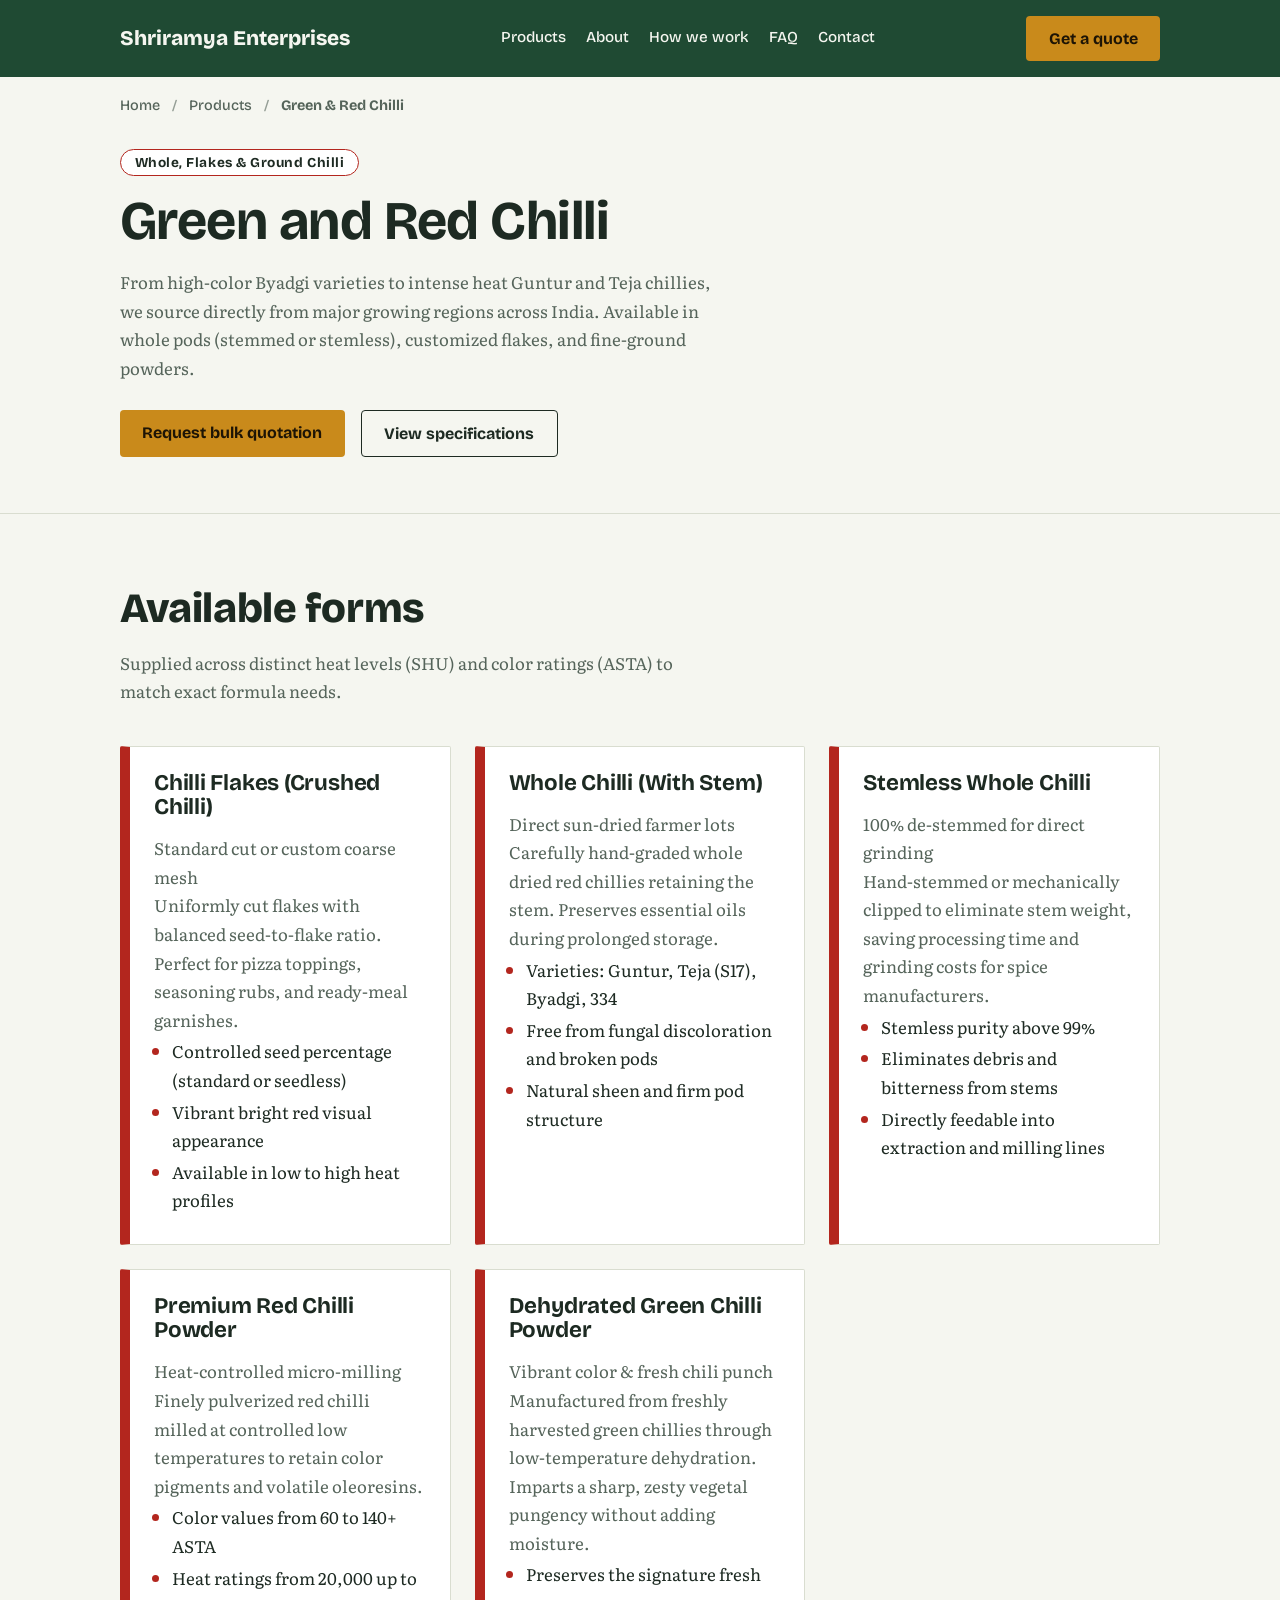
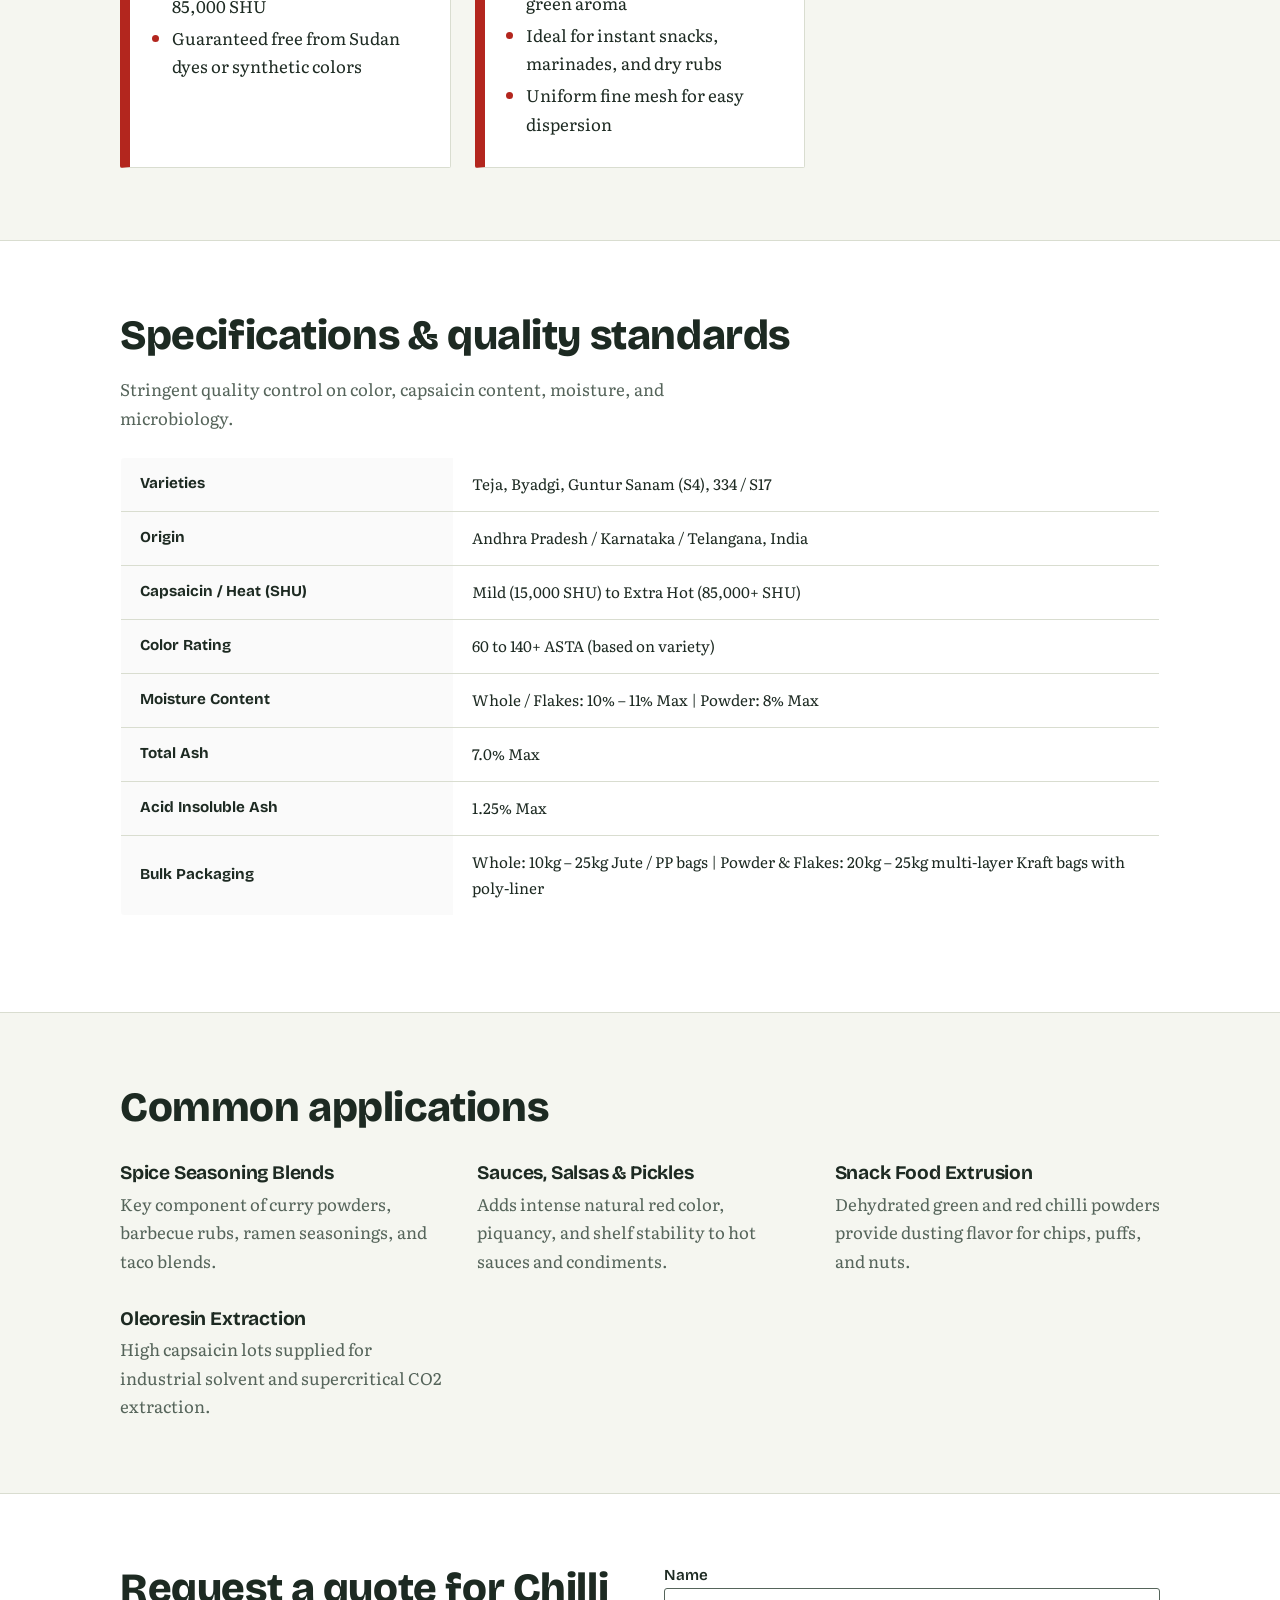
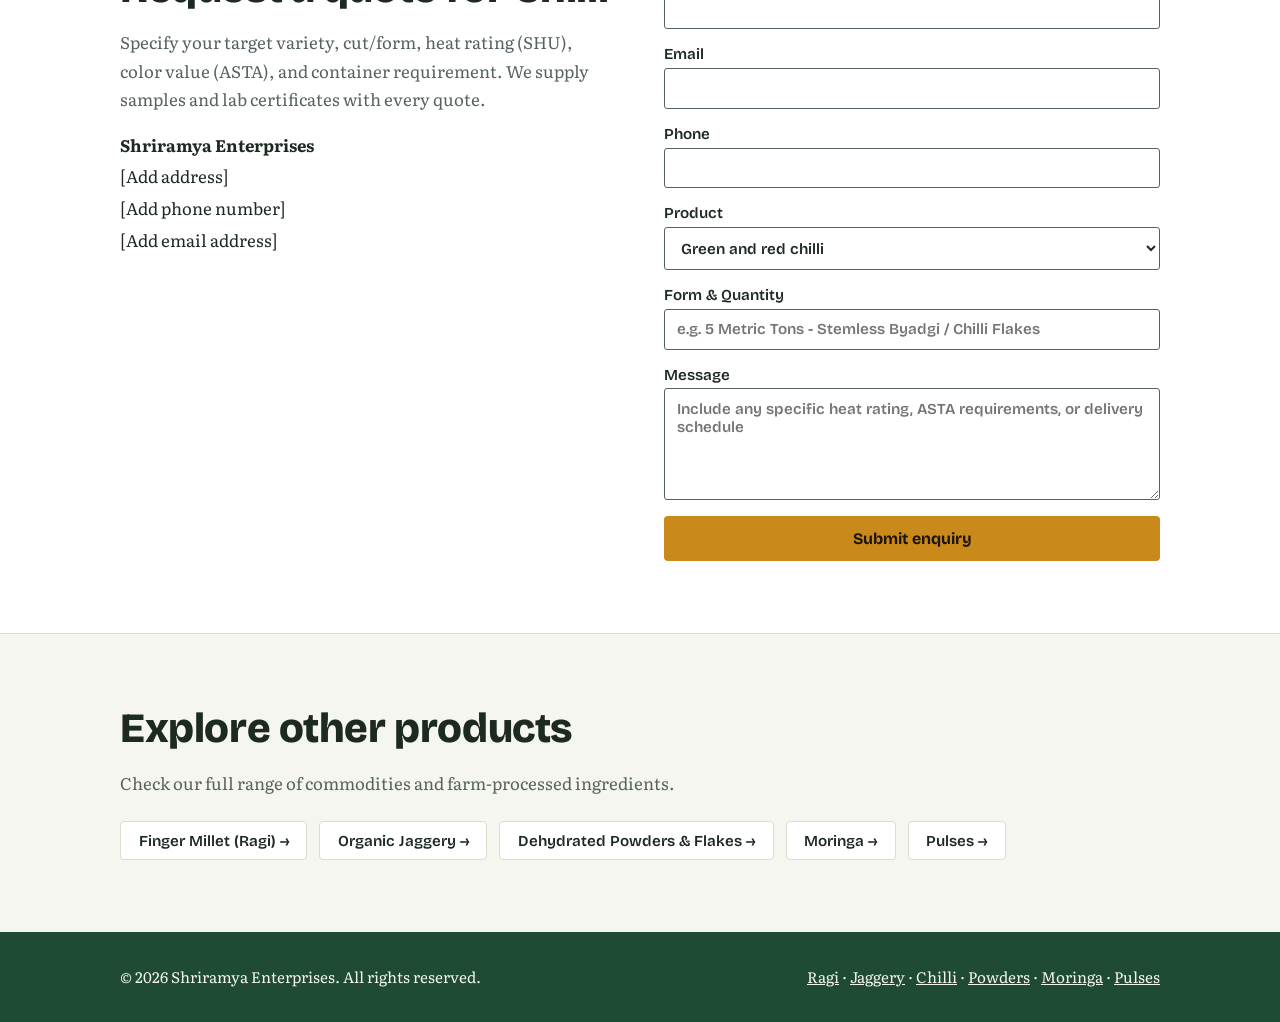
<file: chilli.html>
<!DOCTYPE html>
<html lang="en">
<head>
<meta charset="utf-8">
<meta name="viewport" content="width=device-width, initial-scale=1, viewport-fit=cover">
<title>Green and Red Chilli – Whole, Flakes &amp; Powders | Shriramya Enterprises</title>
<meta name="description" content="Wholesale bulk supplier of red and green chilli: stemless, with stem, chilli flakes, premium red chilli powder, and dehydrated green chilli powder.">
<link rel="preconnect" href="https://fonts.googleapis.com">
<link href="https://fonts.googleapis.com/css2?family=Bricolage+Grotesque:wght@500;700;800&family=Literata:wght@400;600&display=swap" rel="stylesheet">
<link rel="stylesheet" href="style.css">
</head>
<body style="--c: var(--chilli)">

<header class="top">
  <div class="wrap">
    <a class="brand" href="index.html#top">Shriramya Enterprises</a>
    <button class="menu-toggle" id="menu-toggle" aria-expanded="false" aria-controls="main-nav" aria-label="Toggle navigation menu">
      <span class="bar"></span>
      <span class="bar"></span>
      <span class="bar"></span>
    </button>
    <nav id="main-nav" class="main-nav" aria-label="Main">
      <a href="index.html#products">Products</a>
      <a href="index.html#about">About</a>
      <a href="index.html#process">How we work</a>
      <a href="index.html#faq">FAQ</a>
      <a href="index.html#contact">Contact</a>
      <a class="btn nav-cta" href="#contact">Get a quote</a>
    </nav>
    <a class="btn header-cta" href="#contact">Get a quote</a>
  </div>
</header>

<main id="top">
  <div class="wrap">
    <nav class="breadcrumbs" aria-label="Breadcrumb">
      <a href="index.html">Home</a>
      <span>/</span>
      <a href="index.html#products">Products</a>
      <span>/</span>
      <strong>Green &amp; Red Chilli</strong>
    </nav>
  </div>

  <section class="product-hero">
    <div class="wrap">
      <span class="product-hero-badge">Whole, Flakes &amp; Ground Chilli</span>
      <h1>Green and Red Chilli</h1>
      <p class="lead">From high-color Byadgi varieties to intense heat Guntur and Teja chillies, we source directly from major growing regions across India. Available in whole pods (stemmed or stemless), customized flakes, and fine-ground powders.</p>
      <div class="hero-actions">
        <a class="btn" href="#contact">Request bulk quotation</a>
        <a class="btn" style="background:transparent;border:1px solid var(--ink);color:var(--ink)" href="#specs">View specifications</a>
      </div>
    </div>
  </section>

  <section id="variants">
    <div class="wrap">
      <h2>Available forms</h2>
      <p class="lead">Supplied across distinct heat levels (SHU) and color ratings (ASTA) to match exact formula needs.</p>
      
      <div class="grid">
        <article class="card" id="chilli">
          <h3>Chilli Flakes (Crushed Chilli)</h3>
          <p class="sub">Standard cut or custom coarse mesh</p>
          <p>Uniformly cut flakes with balanced seed-to-flake ratio. Perfect for pizza toppings, seasoning rubs, and ready-meal garnishes.</p>
          <ul>
            <li>Controlled seed percentage (standard or seedless)</li>
            <li>Vibrant bright red visual appearance</li>
            <li>Available in low to high heat profiles</li>
          </ul>
        </article>

        <article class="card" id="chilli">
          <h3>Whole Chilli (With Stem)</h3>
          <p class="sub">Direct sun-dried farmer lots</p>
          <p>Carefully hand-graded whole dried red chillies retaining the stem. Preserves essential oils during prolonged storage.</p>
          <ul>
            <li>Varieties: Guntur, Teja (S17), Byadgi, 334</li>
            <li>Free from fungal discoloration and broken pods</li>
            <li>Natural sheen and firm pod structure</li>
          </ul>
        </article>

        <article class="card" id="chilli">
          <h3>Stemless Whole Chilli</h3>
          <p class="sub">100% de-stemmed for direct grinding</p>
          <p>Hand-stemmed or mechanically clipped to eliminate stem weight, saving processing time and grinding costs for spice manufacturers.</p>
          <ul>
            <li>Stemless purity above 99%</li>
            <li>Eliminates debris and bitterness from stems</li>
            <li>Directly feedable into extraction and milling lines</li>
          </ul>
        </article>

        <article class="card" id="chilli">
          <h3>Premium Red Chilli Powder</h3>
          <p class="sub">Heat-controlled micro-milling</p>
          <p>Finely pulverized red chilli milled at controlled low temperatures to retain color pigments and volatile oleoresins.</p>
          <ul>
            <li>Color values from 60 to 140+ ASTA</li>
            <li>Heat ratings from 20,000 up to 85,000 SHU</li>
            <li>Guaranteed free from Sudan dyes or synthetic colors</li>
          </ul>
        </article>

        <article class="card" id="chilli">
          <h3>Dehydrated Green Chilli Powder</h3>
          <p class="sub">Vibrant color &amp; fresh chili punch</p>
          <p>Manufactured from freshly harvested green chillies through low-temperature dehydration. Imparts a sharp, zesty vegetal pungency without adding moisture.</p>
          <ul>
            <li>Preserves the signature fresh green aroma</li>
            <li>Ideal for instant snacks, marinades, and dry rubs</li>
            <li>Uniform fine mesh for easy dispersion</li>
          </ul>
        </article>
      </div>
    </div>
  </section>

  <section id="specs" class="band">
    <div class="wrap">
      <h2>Specifications &amp; quality standards</h2>
      <p class="lead">Stringent quality control on color, capsaicin content, moisture, and microbiology.</p>

      <table class="specs-table">
        <tbody>
          <tr>
            <th>Varieties</th>
            <td>Teja, Byadgi, Guntur Sanam (S4), 334 / S17</td>
          </tr>
          <tr>
            <th>Origin</th>
            <td>Andhra Pradesh / Karnataka / Telangana, India</td>
          </tr>
          <tr>
            <th>Capsaicin / Heat (SHU)</th>
            <td>Mild (15,000 SHU) to Extra Hot (85,000+ SHU)</td>
          </tr>
          <tr>
            <th>Color Rating</th>
            <td>60 to 140+ ASTA (based on variety)</td>
          </tr>
          <tr>
            <th>Moisture Content</th>
            <td>Whole / Flakes: 10% – 11% Max | Powder: 8% Max</td>
          </tr>
          <tr>
            <th>Total Ash</th>
            <td>7.0% Max</td>
          </tr>
          <tr>
            <th>Acid Insoluble Ash</th>
            <td>1.25% Max</td>
          </tr>
          <tr>
            <th>Bulk Packaging</th>
            <td>Whole: 10kg – 25kg Jute / PP bags | Powder &amp; Flakes: 20kg – 25kg multi-layer Kraft bags with poly-liner</td>
          </tr>
        </tbody>
      </table>
    </div>
  </section>

  <section id="applications">
    <div class="wrap">
      <h2>Common applications</h2>
      <div class="cols">
        <div>
          <h3>Spice Seasoning Blends</h3>
          <p>Key component of curry powders, barbecue rubs, ramen seasonings, and taco blends.</p>
        </div>
        <div>
          <h3>Sauces, Salsas &amp; Pickles</h3>
          <p>Adds intense natural red color, piquancy, and shelf stability to hot sauces and condiments.</p>
        </div>
        <div>
          <h3>Snack Food Extrusion</h3>
          <p>Dehydrated green and red chilli powders provide dusting flavor for chips, puffs, and nuts.</p>
        </div>
        <div>
          <h3>Oleoresin Extraction</h3>
          <p>High capsaicin lots supplied for industrial solvent and supercritical CO2 extraction.</p>
        </div>
      </div>
    </div>
  </section>

  <section id="contact" class="band">
    <div class="wrap contact">
      <div>
        <h2>Request a quote for Chilli</h2>
        <p class="lead">Specify your target variety, cut/form, heat rating (SHU), color value (ASTA), and container requirement. We supply samples and lab certificates with every quote.</p>
        <address>
          <p><strong>Shriramya Enterprises</strong></p>
          <p>[Add address]</p>
          <p>[Add phone number]</p>
          <p>[Add email address]</p>
        </address>
      </div>
      <form action="mailto:info@example.com" method="post" enctype="text/plain">
        <label>Name<input name="name" type="text" autocomplete="name" required></label>
        <label>Email<input name="email" type="email" autocomplete="email" required></label>
        <label>Phone<input name="phone" type="tel" autocomplete="tel"></label>
        <label>Product
          <select name="product">
            <option>Finger millet (Ragi)</option>
            <option>Organic jaggery</option>
            <option selected>Green and red chilli</option>
            <option>Dehydrated powders and flakes</option>
            <option>Moringa</option>
            <option>Pulses</option>
          </select>
        </label>
        <label>Form &amp; Quantity<input name="quantity" type="text" placeholder="e.g. 5 Metric Tons - Stemless Byadgi / Chilli Flakes" required></label>
        <label>Message<textarea name="message" placeholder="Include any specific heat rating, ASTA requirements, or delivery schedule"></textarea></label>
        <button class="btn" type="submit">Submit enquiry</button>
      </form>
    </div>
  </section>

  <section id="other-products">
    <div class="wrap">
      <h2>Explore other products</h2>
      <p class="lead">Check our full range of commodities and farm-processed ingredients.</p>
      <div class="other-products-list">
        <a href="ragi.html">Finger Millet (Ragi) →</a>
        <a href="jaggery.html">Organic Jaggery →</a>
        <a href="powders.html">Dehydrated Powders &amp; Flakes →</a>
        <a href="moringa.html">Moringa →</a>
        <a href="pulses.html">Pulses →</a>
      </div>
    </div>
  </section>
</main>

<footer>
  <div class="wrap">
    <span>© 2026 Shriramya Enterprises. All rights reserved.</span>
    <span><a href="ragi.html">Ragi</a> · <a href="jaggery.html">Jaggery</a> · <a href="chilli.html">Chilli</a> · <a href="powders.html">Powders</a> · <a href="moringa.html">Moringa</a> · <a href="pulses.html">Pulses</a></span>
  </div>
</footer>

<script src="script.js" defer></script>
</body>
</html>
</file>
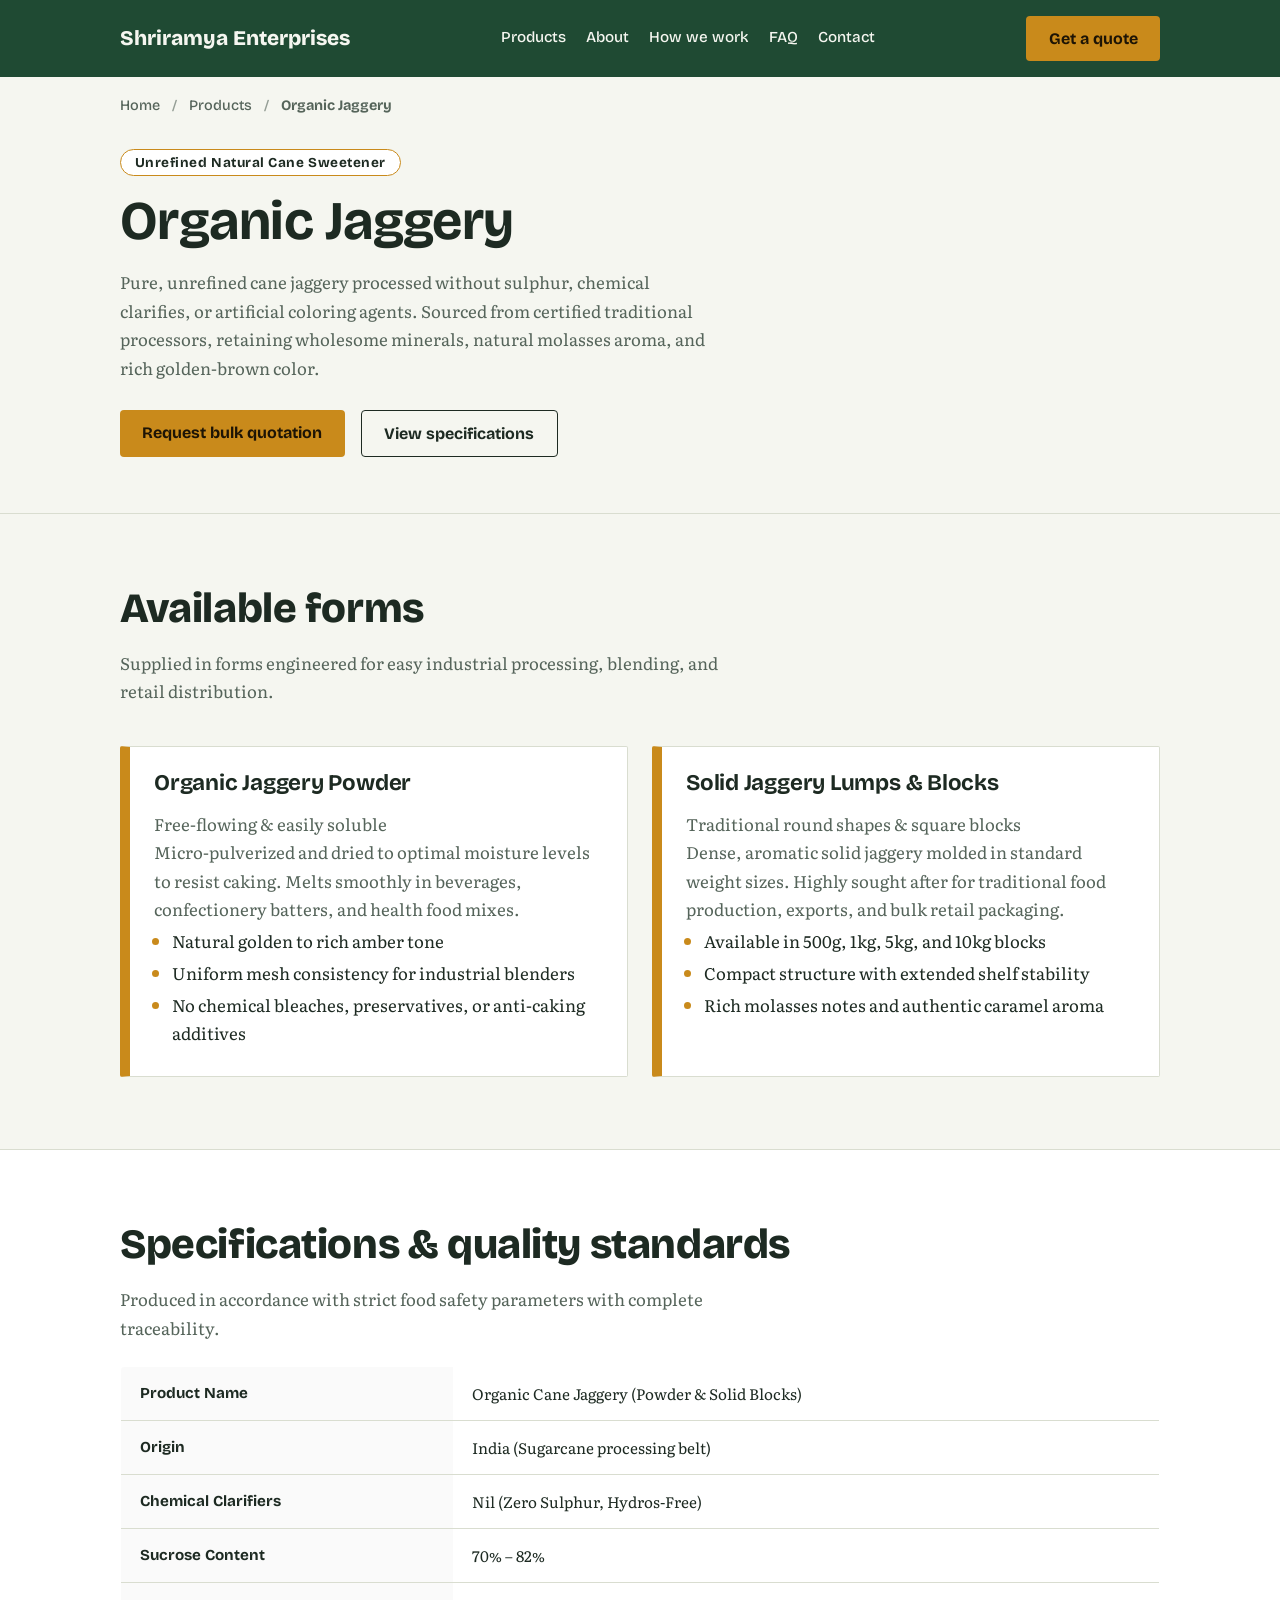
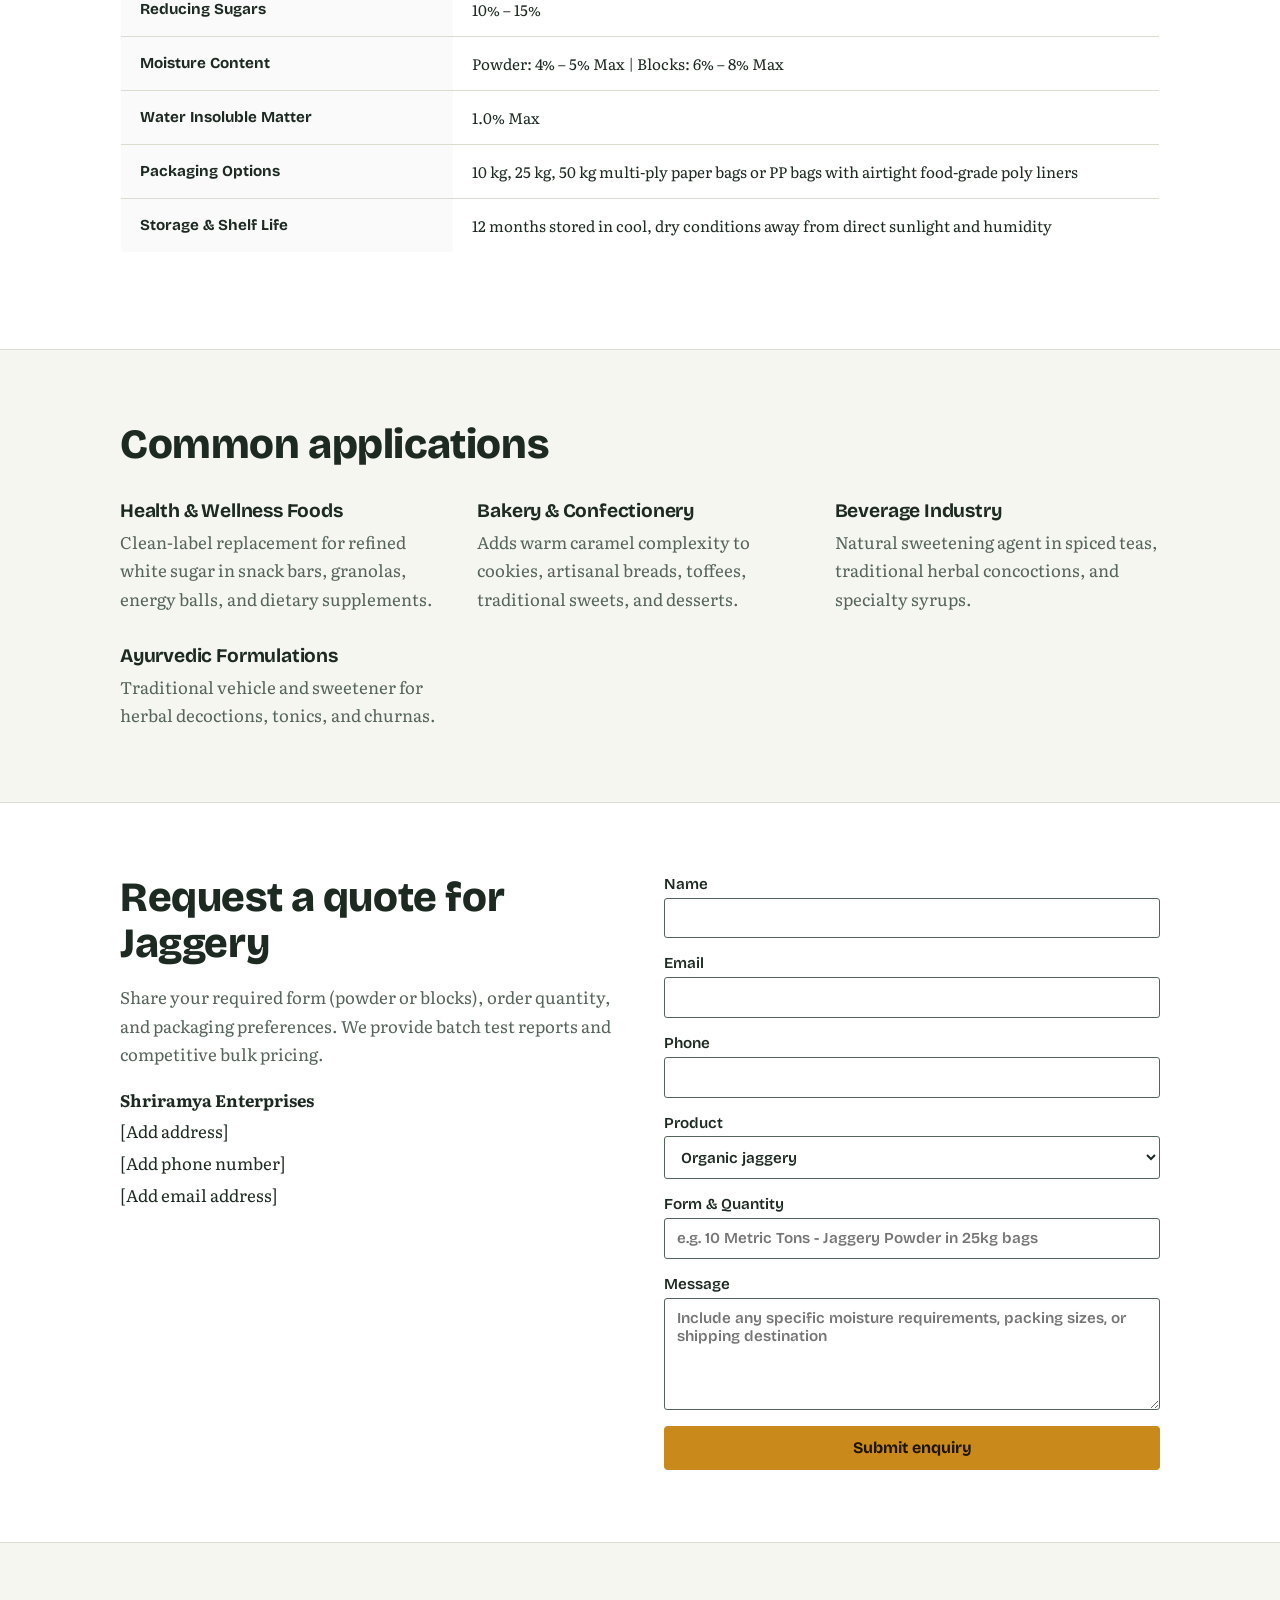
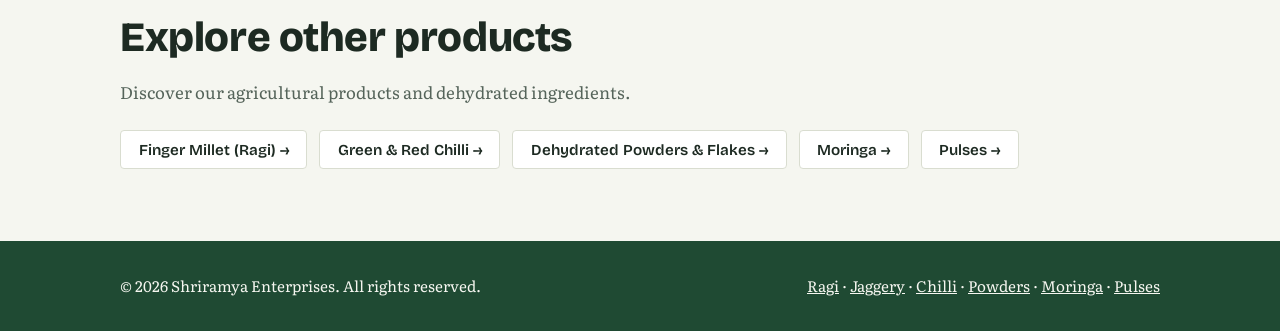
<file: jaggery.html>
<!DOCTYPE html>
<html lang="en">
<head>
<meta charset="utf-8">
<meta name="viewport" content="width=device-width, initial-scale=1, viewport-fit=cover">
<title>Organic Jaggery – Powder &amp; Blocks Bulk Supply | Shriramya Enterprises</title>
<meta name="description" content="Wholesale supplier of chemical-free, organic jaggery powder and solid jaggery blocks. Naturally clarified, high purity, unrefined cane sugar for commercial food manufacturing.">
<link rel="preconnect" href="https://fonts.googleapis.com">
<link href="https://fonts.googleapis.com/css2?family=Bricolage+Grotesque:wght@500;700;800&family=Literata:wght@400;600&display=swap" rel="stylesheet">
<link rel="stylesheet" href="style.css">
</head>
<body style="--c: var(--jaggery)">

<header class="top">
  <div class="wrap">
    <a class="brand" href="index.html#top">Shriramya Enterprises</a>
    <button class="menu-toggle" id="menu-toggle" aria-expanded="false" aria-controls="main-nav" aria-label="Toggle navigation menu">
      <span class="bar"></span>
      <span class="bar"></span>
      <span class="bar"></span>
    </button>
    <nav id="main-nav" class="main-nav" aria-label="Main">
      <a href="index.html#products">Products</a>
      <a href="index.html#about">About</a>
      <a href="index.html#process">How we work</a>
      <a href="index.html#faq">FAQ</a>
      <a href="index.html#contact">Contact</a>
      <a class="btn nav-cta" href="#contact">Get a quote</a>
    </nav>
    <a class="btn header-cta" href="#contact">Get a quote</a>
  </div>
</header>

<main id="top">
  <div class="wrap">
    <nav class="breadcrumbs" aria-label="Breadcrumb">
      <a href="index.html">Home</a>
      <span>/</span>
      <a href="index.html#products">Products</a>
      <span>/</span>
      <strong>Organic Jaggery</strong>
    </nav>
  </div>

  <section class="product-hero">
    <div class="wrap">
      <span class="product-hero-badge">Unrefined Natural Cane Sweetener</span>
      <h1>Organic Jaggery</h1>
      <p class="lead">Pure, unrefined cane jaggery processed without sulphur, chemical clarifies, or artificial coloring agents. Sourced from certified traditional processors, retaining wholesome minerals, natural molasses aroma, and rich golden-brown color.</p>
      <div class="hero-actions">
        <a class="btn" href="#contact">Request bulk quotation</a>
        <a class="btn" style="background:transparent;border:1px solid var(--ink);color:var(--ink)" href="#specs">View specifications</a>
      </div>
    </div>
  </section>

  <section id="variants">
    <div class="wrap">
      <h2>Available forms</h2>
      <p class="lead">Supplied in forms engineered for easy industrial processing, blending, and retail distribution.</p>
      
      <div class="grid">
        <article class="card" id="jaggery">
          <h3>Organic Jaggery Powder</h3>
          <p class="sub">Free-flowing &amp; easily soluble</p>
          <p>Micro-pulverized and dried to optimal moisture levels to resist caking. Melts smoothly in beverages, confectionery batters, and health food mixes.</p>
          <ul>
            <li>Natural golden to rich amber tone</li>
            <li>Uniform mesh consistency for industrial blenders</li>
            <li>No chemical bleaches, preservatives, or anti-caking additives</li>
          </ul>
        </article>

        <article class="card" id="jaggery">
          <h3>Solid Jaggery Lumps &amp; Blocks</h3>
          <p class="sub">Traditional round shapes &amp; square blocks</p>
          <p>Dense, aromatic solid jaggery molded in standard weight sizes. Highly sought after for traditional food production, exports, and bulk retail packaging.</p>
          <ul>
            <li>Available in 500g, 1kg, 5kg, and 10kg blocks</li>
            <li>Compact structure with extended shelf stability</li>
            <li>Rich molasses notes and authentic caramel aroma</li>
          </ul>
        </article>
      </div>
    </div>
  </section>

  <section id="specs" class="band">
    <div class="wrap">
      <h2>Specifications &amp; quality standards</h2>
      <p class="lead">Produced in accordance with strict food safety parameters with complete traceability.</p>

      <table class="specs-table">
        <tbody>
          <tr>
            <th>Product Name</th>
            <td>Organic Cane Jaggery (Powder &amp; Solid Blocks)</td>
          </tr>
          <tr>
            <th>Origin</th>
            <td>India (Sugarcane processing belt)</td>
          </tr>
          <tr>
            <th>Chemical Clarifiers</th>
            <td>Nil (Zero Sulphur, Hydros-Free)</td>
          </tr>
          <tr>
            <th>Sucrose Content</th>
            <td>70% – 82%</td>
          </tr>
          <tr>
            <th>Reducing Sugars</th>
            <td>10% – 15%</td>
          </tr>
          <tr>
            <th>Moisture Content</th>
            <td>Powder: 4% – 5% Max | Blocks: 6% – 8% Max</td>
          </tr>
          <tr>
            <th>Water Insoluble Matter</th>
            <td>1.0% Max</td>
          </tr>
          <tr>
            <th>Packaging Options</th>
            <td>10 kg, 25 kg, 50 kg multi-ply paper bags or PP bags with airtight food-grade poly liners</td>
          </tr>
          <tr>
            <th>Storage &amp; Shelf Life</th>
            <td>12 months stored in cool, dry conditions away from direct sunlight and humidity</td>
          </tr>
        </tbody>
      </table>
    </div>
  </section>

  <section id="applications">
    <div class="wrap">
      <h2>Common applications</h2>
      <div class="cols">
        <div>
          <h3>Health &amp; Wellness Foods</h3>
          <p>Clean-label replacement for refined white sugar in snack bars, granolas, energy balls, and dietary supplements.</p>
        </div>
        <div>
          <h3>Bakery &amp; Confectionery</h3>
          <p>Adds warm caramel complexity to cookies, artisanal breads, toffees, traditional sweets, and desserts.</p>
        </div>
        <div>
          <h3>Beverage Industry</h3>
          <p>Natural sweetening agent in spiced teas, traditional herbal concoctions, and specialty syrups.</p>
        </div>
        <div>
          <h3>Ayurvedic Formulations</h3>
          <p>Traditional vehicle and sweetener for herbal decoctions, tonics, and churnas.</p>
        </div>
      </div>
    </div>
  </section>

  <section id="contact" class="band">
    <div class="wrap contact">
      <div>
        <h2>Request a quote for Jaggery</h2>
        <p class="lead">Share your required form (powder or blocks), order quantity, and packaging preferences. We provide batch test reports and competitive bulk pricing.</p>
        <address>
          <p><strong>Shriramya Enterprises</strong></p>
          <p>[Add address]</p>
          <p>[Add phone number]</p>
          <p>[Add email address]</p>
        </address>
      </div>
      <form action="mailto:info@example.com" method="post" enctype="text/plain">
        <label>Name<input name="name" type="text" autocomplete="name" required></label>
        <label>Email<input name="email" type="email" autocomplete="email" required></label>
        <label>Phone<input name="phone" type="tel" autocomplete="tel"></label>
        <label>Product
          <select name="product">
            <option>Finger millet (Ragi)</option>
            <option selected>Organic jaggery</option>
            <option>Green and red chilli</option>
            <option>Dehydrated powders and flakes</option>
            <option>Moringa</option>
            <option>Pulses</option>
          </select>
        </label>
        <label>Form &amp; Quantity<input name="quantity" type="text" placeholder="e.g. 10 Metric Tons - Jaggery Powder in 25kg bags" required></label>
        <label>Message<textarea name="message" placeholder="Include any specific moisture requirements, packing sizes, or shipping destination"></textarea></label>
        <button class="btn" type="submit">Submit enquiry</button>
      </form>
    </div>
  </section>

  <section id="other-products">
    <div class="wrap">
      <h2>Explore other products</h2>
      <p class="lead">Discover our agricultural products and dehydrated ingredients.</p>
      <div class="other-products-list">
        <a href="ragi.html">Finger Millet (Ragi) →</a>
        <a href="chilli.html">Green &amp; Red Chilli →</a>
        <a href="powders.html">Dehydrated Powders &amp; Flakes →</a>
        <a href="moringa.html">Moringa →</a>
        <a href="pulses.html">Pulses →</a>
      </div>
    </div>
  </section>
</main>

<footer>
  <div class="wrap">
    <span>© 2026 Shriramya Enterprises. All rights reserved.</span>
    <span><a href="ragi.html">Ragi</a> · <a href="jaggery.html">Jaggery</a> · <a href="chilli.html">Chilli</a> · <a href="powders.html">Powders</a> · <a href="moringa.html">Moringa</a> · <a href="pulses.html">Pulses</a></span>
  </div>
</footer>

<script src="script.js" defer></script>
</body>
</html>
</file>
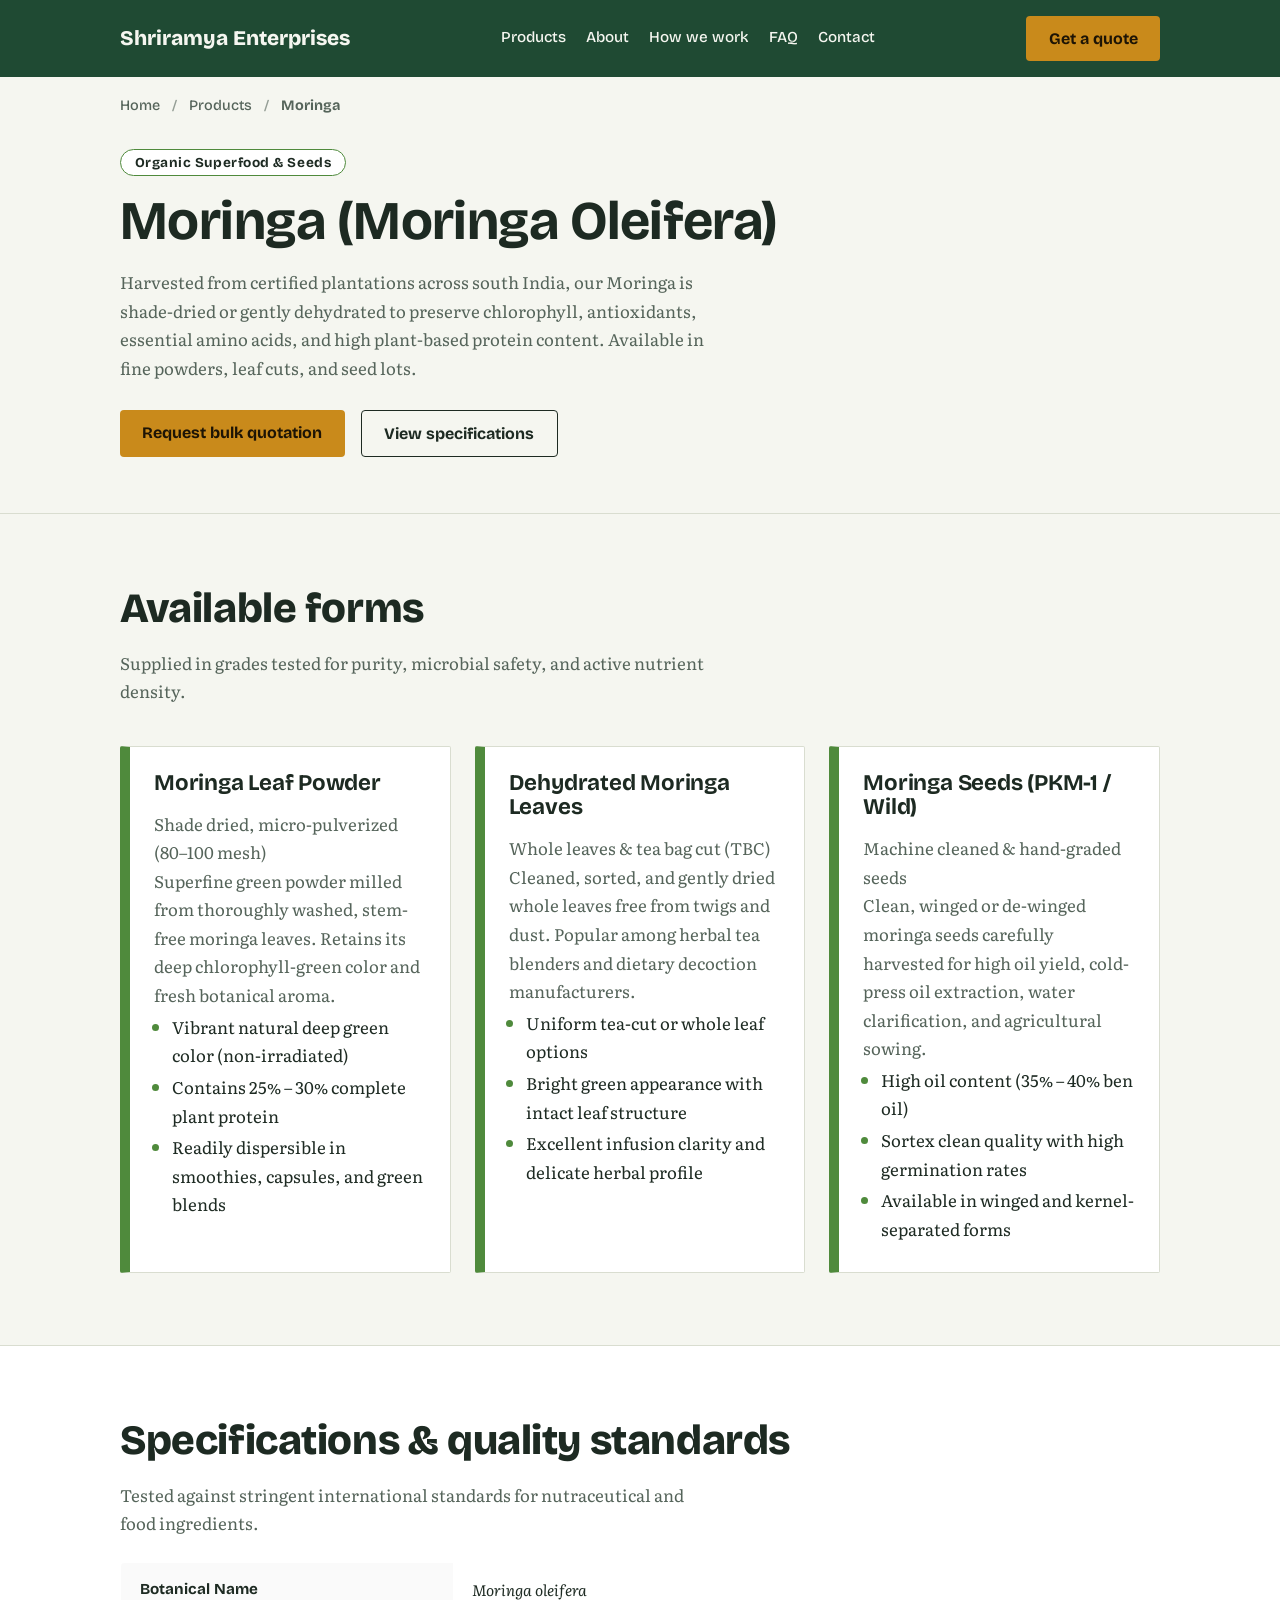
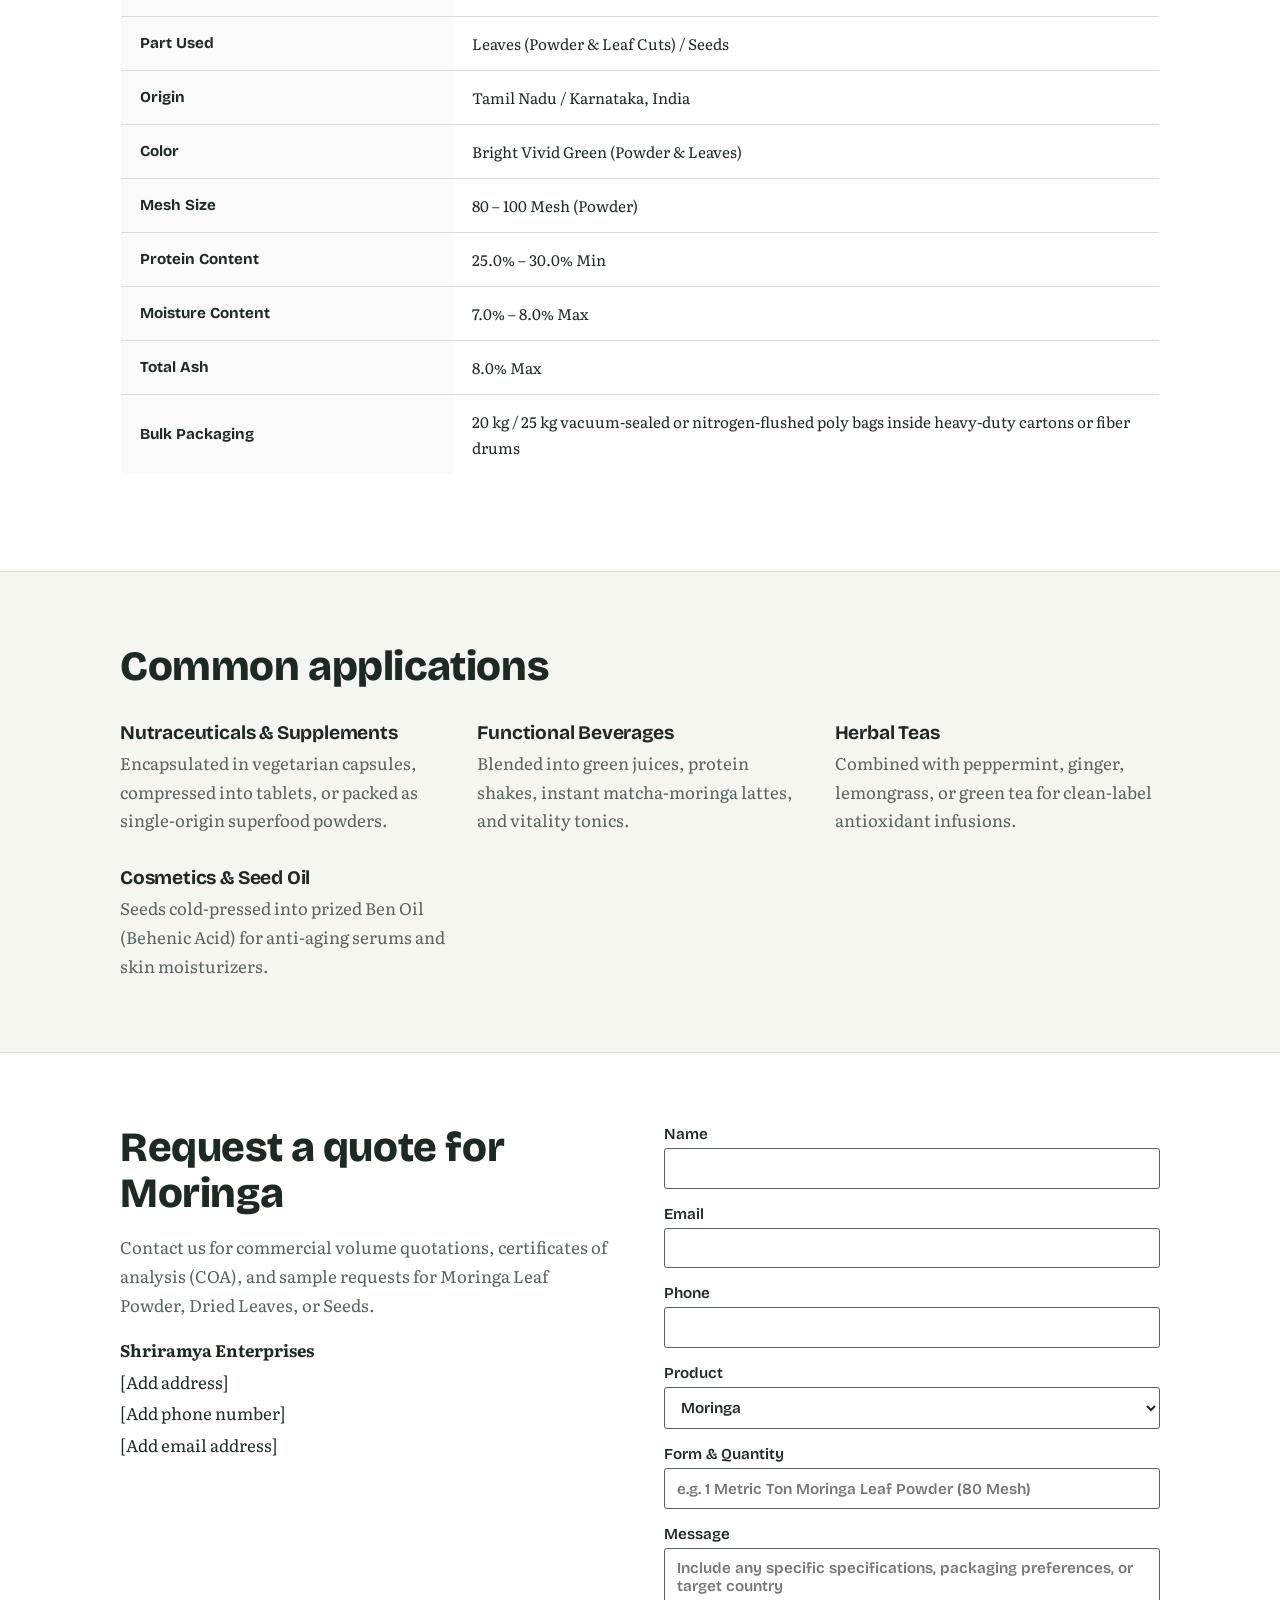
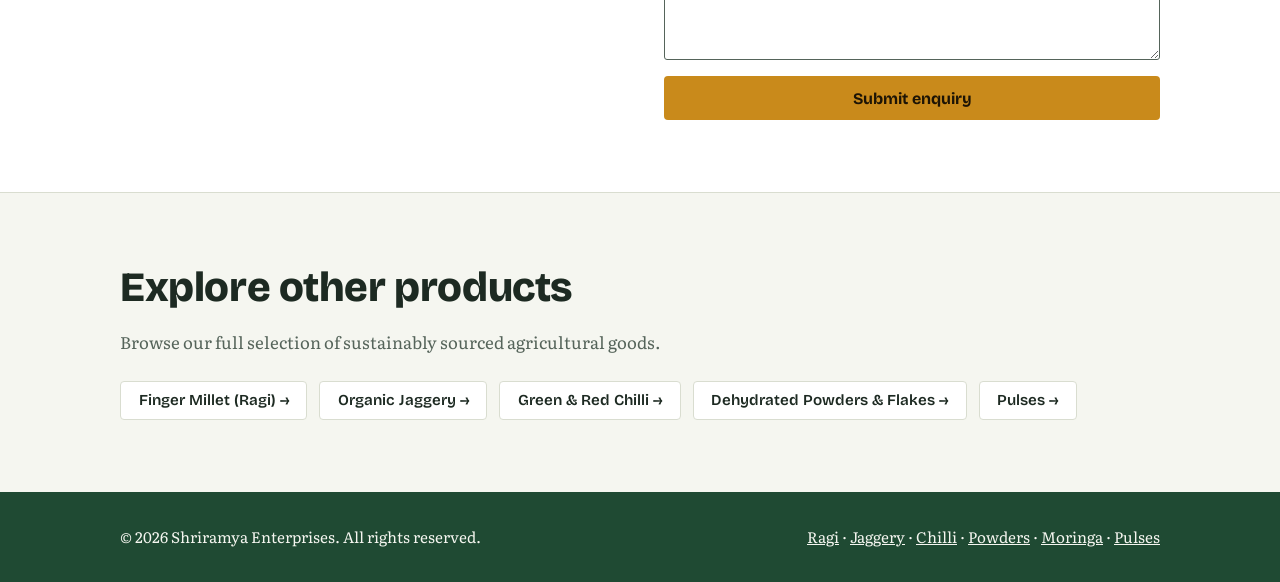
<file: moringa.html>
<!DOCTYPE html>
<html lang="en">
<head>
<meta charset="utf-8">
<meta name="viewport" content="width=device-width, initial-scale=1, viewport-fit=cover">
<title>Moringa Leaf Powder, Leaves &amp; Seeds | Shriramya Enterprises</title>
<meta name="description" content="Wholesale bulk supplier of organic moringa leaf powder, dehydrated moringa leaves, and moringa oleifera seeds. Premium green superfood for dietary supplements and teas.">
<link rel="preconnect" href="https://fonts.googleapis.com">
<link href="https://fonts.googleapis.com/css2?family=Bricolage+Grotesque:wght@500;700;800&family=Literata:wght@400;600&display=swap" rel="stylesheet">
<link rel="stylesheet" href="style.css">
</head>
<body style="--c: var(--moringa)">

<header class="top">
  <div class="wrap">
    <a class="brand" href="index.html#top">Shriramya Enterprises</a>
    <button class="menu-toggle" id="menu-toggle" aria-expanded="false" aria-controls="main-nav" aria-label="Toggle navigation menu">
      <span class="bar"></span>
      <span class="bar"></span>
      <span class="bar"></span>
    </button>
    <nav id="main-nav" class="main-nav" aria-label="Main">
      <a href="index.html#products">Products</a>
      <a href="index.html#about">About</a>
      <a href="index.html#process">How we work</a>
      <a href="index.html#faq">FAQ</a>
      <a href="index.html#contact">Contact</a>
      <a class="btn nav-cta" href="#contact">Get a quote</a>
    </nav>
    <a class="btn header-cta" href="#contact">Get a quote</a>
  </div>
</header>

<main id="top">
  <div class="wrap">
    <nav class="breadcrumbs" aria-label="Breadcrumb">
      <a href="index.html">Home</a>
      <span>/</span>
      <a href="index.html#products">Products</a>
      <span>/</span>
      <strong>Moringa</strong>
    </nav>
  </div>

  <section class="product-hero">
    <div class="wrap">
      <span class="product-hero-badge">Organic Superfood &amp; Seeds</span>
      <h1>Moringa (Moringa Oleifera)</h1>
      <p class="lead">Harvested from certified plantations across south India, our Moringa is shade-dried or gently dehydrated to preserve chlorophyll, antioxidants, essential amino acids, and high plant-based protein content. Available in fine powders, leaf cuts, and seed lots.</p>
      <div class="hero-actions">
        <a class="btn" href="#contact">Request bulk quotation</a>
        <a class="btn" style="background:transparent;border:1px solid var(--ink);color:var(--ink)" href="#specs">View specifications</a>
      </div>
    </div>
  </section>

  <section id="variants">
    <div class="wrap">
      <h2>Available forms</h2>
      <p class="lead">Supplied in grades tested for purity, microbial safety, and active nutrient density.</p>
      
      <div class="grid">
        <article class="card" id="moringa">
          <h3>Moringa Leaf Powder</h3>
          <p class="sub">Shade dried, micro-pulverized (80–100 mesh)</p>
          <p>Superfine green powder milled from thoroughly washed, stem-free moringa leaves. Retains its deep chlorophyll-green color and fresh botanical aroma.</p>
          <ul>
            <li>Vibrant natural deep green color (non-irradiated)</li>
            <li>Contains 25% – 30% complete plant protein</li>
            <li>Readily dispersible in smoothies, capsules, and green blends</li>
          </ul>
        </article>

        <article class="card" id="moringa">
          <h3>Dehydrated Moringa Leaves</h3>
          <p class="sub">Whole leaves &amp; tea bag cut (TBC)</p>
          <p>Cleaned, sorted, and gently dried whole leaves free from twigs and dust. Popular among herbal tea blenders and dietary decoction manufacturers.</p>
          <ul>
            <li>Uniform tea-cut or whole leaf options</li>
            <li>Bright green appearance with intact leaf structure</li>
            <li>Excellent infusion clarity and delicate herbal profile</li>
          </ul>
        </article>

        <article class="card" id="moringa">
          <h3>Moringa Seeds (PKM-1 / Wild)</h3>
          <p class="sub">Machine cleaned &amp; hand-graded seeds</p>
          <p>Clean, winged or de-winged moringa seeds carefully harvested for high oil yield, cold-press oil extraction, water clarification, and agricultural sowing.</p>
          <ul>
            <li>High oil content (35% – 40% ben oil)</li>
            <li>Sortex clean quality with high germination rates</li>
            <li>Available in winged and kernel-separated forms</li>
          </ul>
        </article>
      </div>
    </div>
  </section>

  <section id="specs" class="band">
    <div class="wrap">
      <h2>Specifications &amp; quality standards</h2>
      <p class="lead">Tested against stringent international standards for nutraceutical and food ingredients.</p>

      <table class="specs-table">
        <tbody>
          <tr>
            <th>Botanical Name</th>
            <td><em>Moringa oleifera</em></td>
          </tr>
          <tr>
            <th>Part Used</th>
            <td>Leaves (Powder &amp; Leaf Cuts) / Seeds</td>
          </tr>
          <tr>
            <th>Origin</th>
            <td>Tamil Nadu / Karnataka, India</td>
          </tr>
          <tr>
            <th>Color</th>
            <td>Bright Vivid Green (Powder &amp; Leaves)</td>
          </tr>
          <tr>
            <th>Mesh Size</th>
            <td>80 – 100 Mesh (Powder)</td>
          </tr>
          <tr>
            <th>Protein Content</th>
            <td>25.0% – 30.0% Min</td>
          </tr>
          <tr>
            <th>Moisture Content</th>
            <td>7.0% – 8.0% Max</td>
          </tr>
          <tr>
            <th>Total Ash</th>
            <td>8.0% Max</td>
          </tr>
          <tr>
            <th>Bulk Packaging</th>
            <td>20 kg / 25 kg vacuum-sealed or nitrogen-flushed poly bags inside heavy-duty cartons or fiber drums</td>
          </tr>
        </tbody>
      </table>
    </div>
  </section>

  <section id="applications">
    <div class="wrap">
      <h2>Common applications</h2>
      <div class="cols">
        <div>
          <h3>Nutraceuticals &amp; Supplements</h3>
          <p>Encapsulated in vegetarian capsules, compressed into tablets, or packed as single-origin superfood powders.</p>
        </div>
        <div>
          <h3>Functional Beverages</h3>
          <p>Blended into green juices, protein shakes, instant matcha-moringa lattes, and vitality tonics.</p>
        </div>
        <div>
          <h3>Herbal Teas</h3>
          <p>Combined with peppermint, ginger, lemongrass, or green tea for clean-label antioxidant infusions.</p>
        </div>
        <div>
          <h3>Cosmetics &amp; Seed Oil</h3>
          <p>Seeds cold-pressed into prized Ben Oil (Behenic Acid) for anti-aging serums and skin moisturizers.</p>
        </div>
      </div>
    </div>
  </section>

  <section id="contact" class="band">
    <div class="wrap contact">
      <div>
        <h2>Request a quote for Moringa</h2>
        <p class="lead">Contact us for commercial volume quotations, certificates of analysis (COA), and sample requests for Moringa Leaf Powder, Dried Leaves, or Seeds.</p>
        <address>
          <p><strong>Shriramya Enterprises</strong></p>
          <p>[Add address]</p>
          <p>[Add phone number]</p>
          <p>[Add email address]</p>
        </address>
      </div>
      <form action="mailto:info@example.com" method="post" enctype="text/plain">
        <label>Name<input name="name" type="text" autocomplete="name" required></label>
        <label>Email<input name="email" type="email" autocomplete="email" required></label>
        <label>Phone<input name="phone" type="tel" autocomplete="tel"></label>
        <label>Product
          <select name="product">
            <option>Finger millet (Ragi)</option>
            <option>Organic jaggery</option>
            <option>Green and red chilli</option>
            <option>Dehydrated powders and flakes</option>
            <option selected>Moringa</option>
            <option>Pulses</option>
          </select>
        </label>
        <label>Form &amp; Quantity<input name="quantity" type="text" placeholder="e.g. 1 Metric Ton Moringa Leaf Powder (80 Mesh)" required></label>
        <label>Message<textarea name="message" placeholder="Include any specific specifications, packaging preferences, or target country"></textarea></label>
        <button class="btn" type="submit">Submit enquiry</button>
      </form>
    </div>
  </section>

  <section id="other-products">
    <div class="wrap">
      <h2>Explore other products</h2>
      <p class="lead">Browse our full selection of sustainably sourced agricultural goods.</p>
      <div class="other-products-list">
        <a href="ragi.html">Finger Millet (Ragi) →</a>
        <a href="jaggery.html">Organic Jaggery →</a>
        <a href="chilli.html">Green &amp; Red Chilli →</a>
        <a href="powders.html">Dehydrated Powders &amp; Flakes →</a>
        <a href="pulses.html">Pulses →</a>
      </div>
    </div>
  </section>
</main>

<footer>
  <div class="wrap">
    <span>© 2026 Shriramya Enterprises. All rights reserved.</span>
    <span><a href="ragi.html">Ragi</a> · <a href="jaggery.html">Jaggery</a> · <a href="chilli.html">Chilli</a> · <a href="powders.html">Powders</a> · <a href="moringa.html">Moringa</a> · <a href="pulses.html">Pulses</a></span>
  </div>
</footer>

<script src="script.js" defer></script>
</body>
</html>
</file>
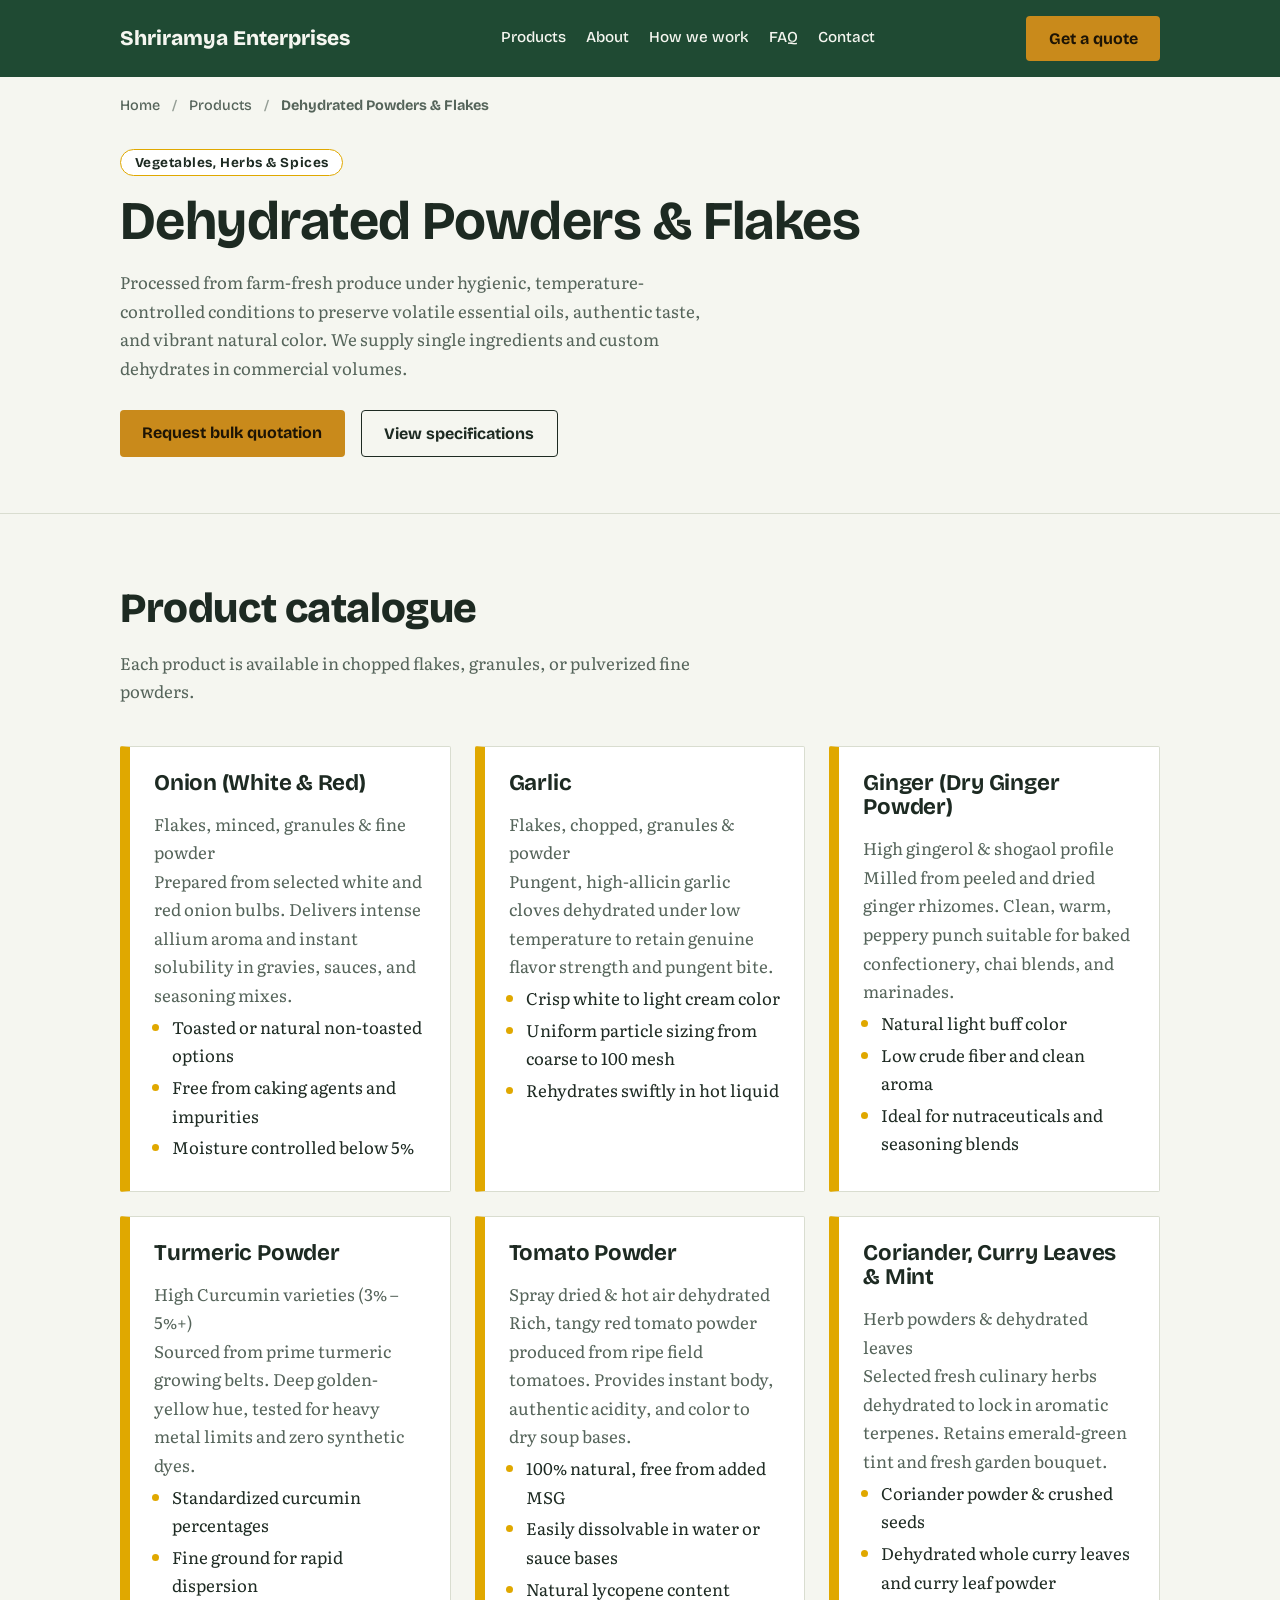
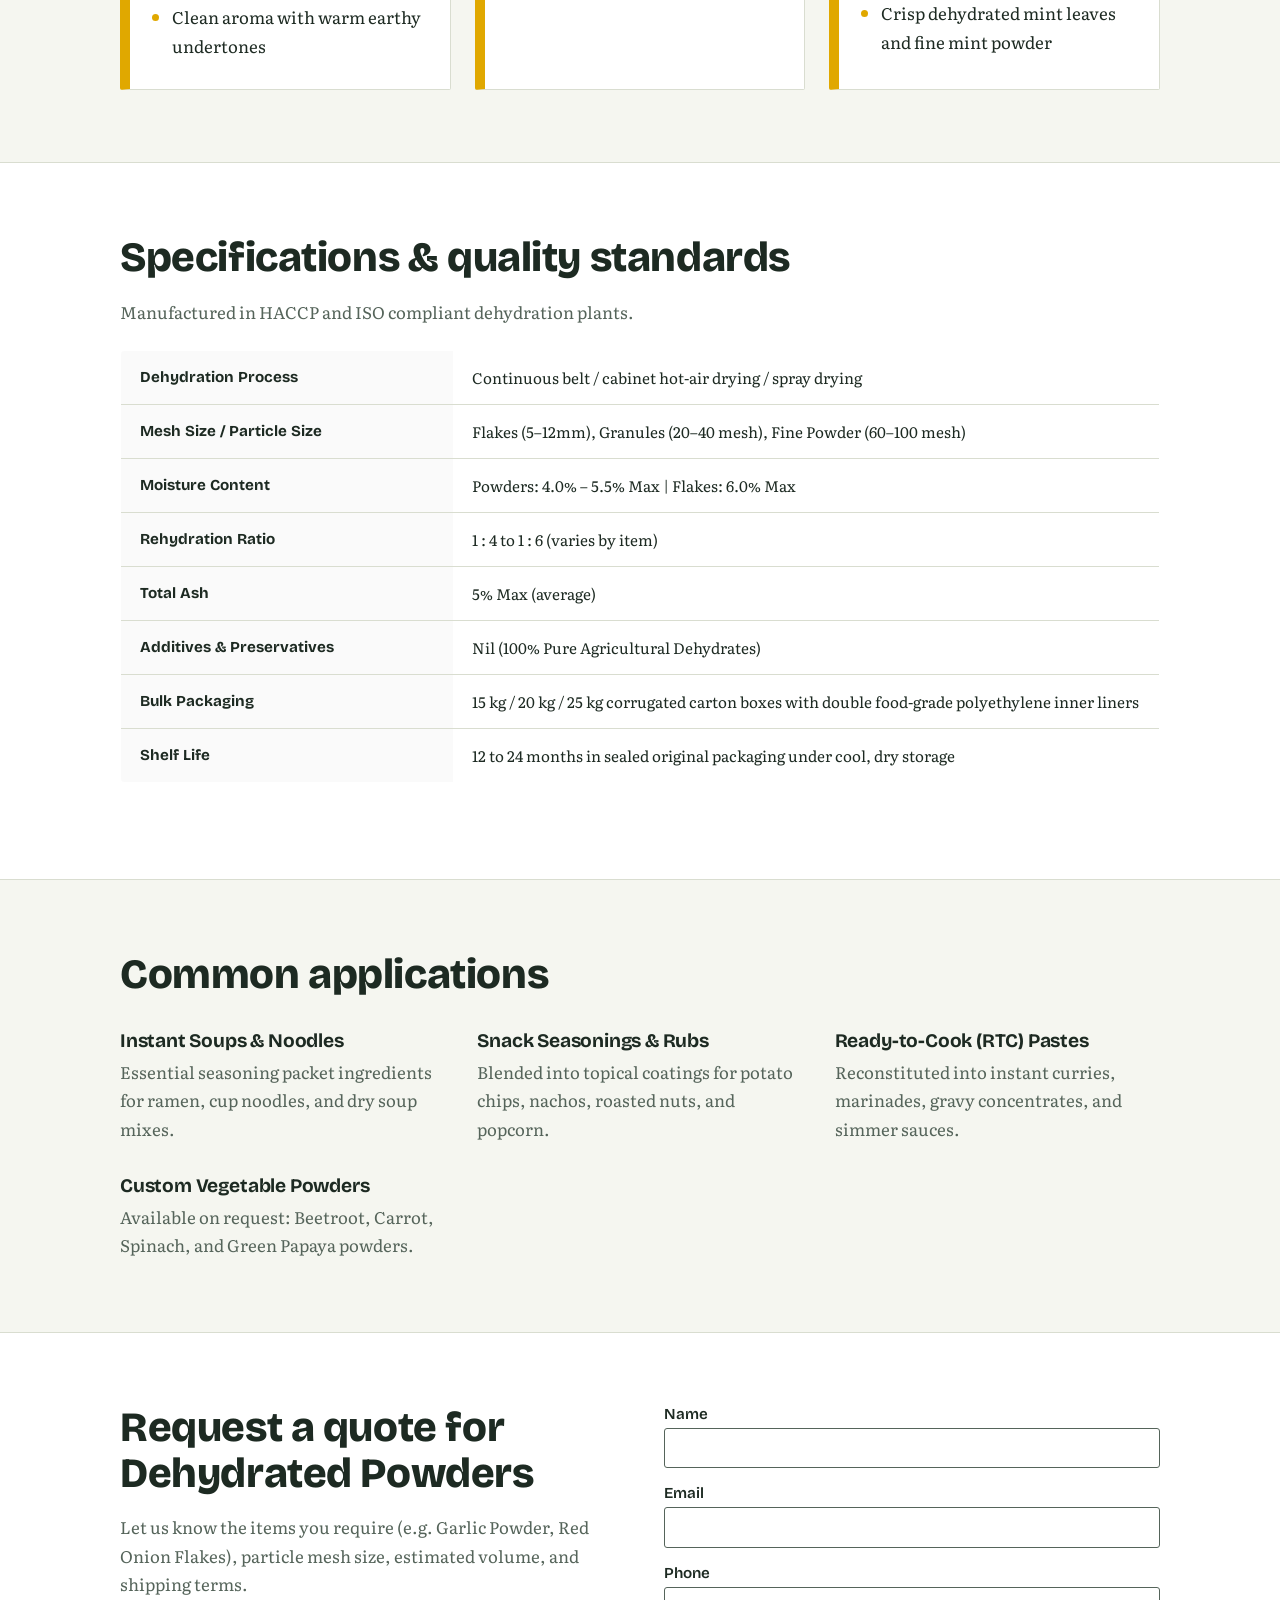
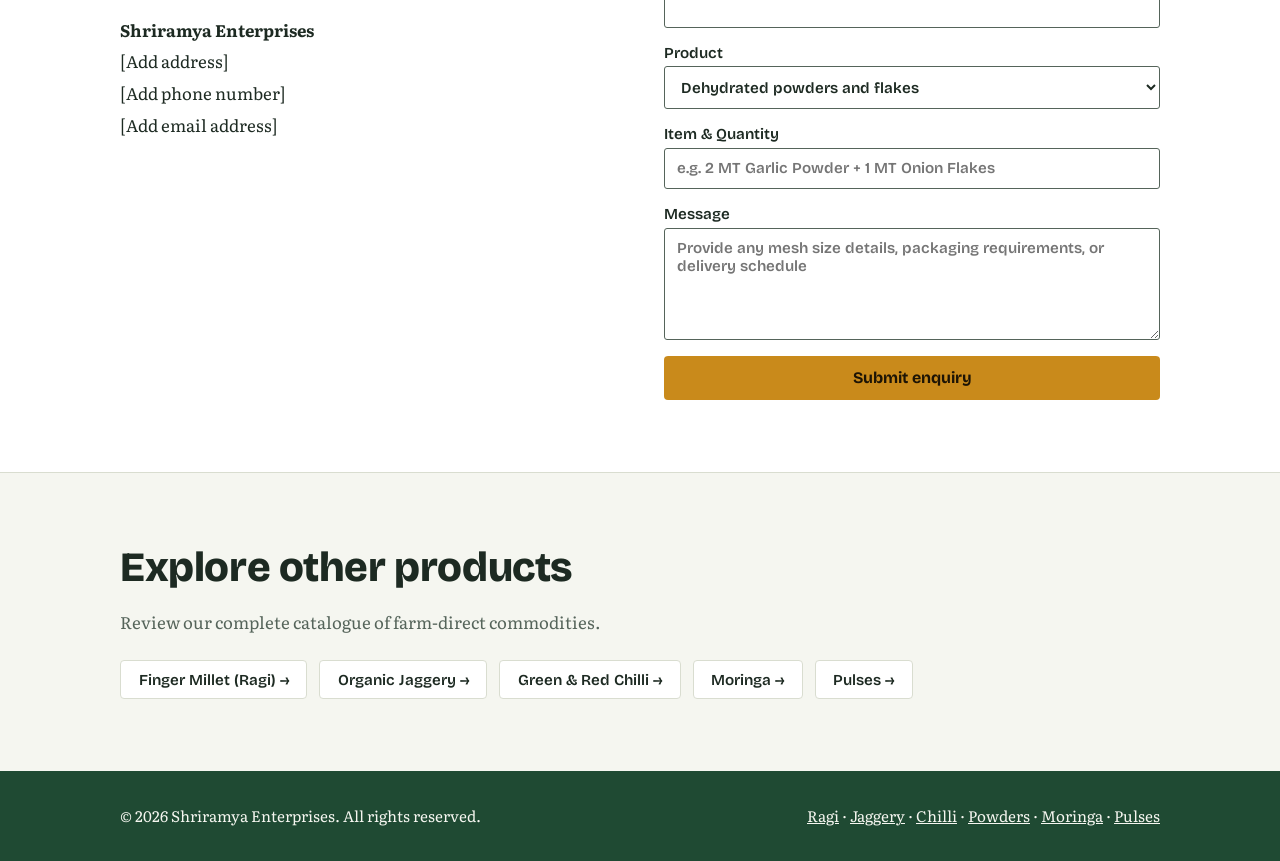
<file: powders.html>
<!DOCTYPE html>
<html lang="en">
<head>
<meta charset="utf-8">
<meta name="viewport" content="width=device-width, initial-scale=1, viewport-fit=cover">
<title>Dehydrated Vegetable &amp; Herb Powders | Shriramya Enterprises</title>
<meta name="description" content="Wholesale bulk supplier of dehydrated vegetable powders and flakes: Onion, Garlic, Ginger, Turmeric, Tomato, Coriander, Curry Leaves, and Mint.">
<link rel="preconnect" href="https://fonts.googleapis.com">
<link href="https://fonts.googleapis.com/css2?family=Bricolage+Grotesque:wght@500;700;800&family=Literata:wght@400;600&display=swap" rel="stylesheet">
<link rel="stylesheet" href="style.css">
</head>
<body style="--c: var(--turmeric)">

<header class="top">
  <div class="wrap">
    <a class="brand" href="index.html#top">Shriramya Enterprises</a>
    <button class="menu-toggle" id="menu-toggle" aria-expanded="false" aria-controls="main-nav" aria-label="Toggle navigation menu">
      <span class="bar"></span>
      <span class="bar"></span>
      <span class="bar"></span>
    </button>
    <nav id="main-nav" class="main-nav" aria-label="Main">
      <a href="index.html#products">Products</a>
      <a href="index.html#about">About</a>
      <a href="index.html#process">How we work</a>
      <a href="index.html#faq">FAQ</a>
      <a href="index.html#contact">Contact</a>
      <a class="btn nav-cta" href="#contact">Get a quote</a>
    </nav>
    <a class="btn header-cta" href="#contact">Get a quote</a>
  </div>
</header>

<main id="top">
  <div class="wrap">
    <nav class="breadcrumbs" aria-label="Breadcrumb">
      <a href="index.html">Home</a>
      <span>/</span>
      <a href="index.html#products">Products</a>
      <span>/</span>
      <strong>Dehydrated Powders &amp; Flakes</strong>
    </nav>
  </div>

  <section class="product-hero">
    <div class="wrap">
      <span class="product-hero-badge">Vegetables, Herbs &amp; Spices</span>
      <h1>Dehydrated Powders &amp; Flakes</h1>
      <p class="lead">Processed from farm-fresh produce under hygienic, temperature-controlled conditions to preserve volatile essential oils, authentic taste, and vibrant natural color. We supply single ingredients and custom dehydrates in commercial volumes.</p>
      <div class="hero-actions">
        <a class="btn" href="#contact">Request bulk quotation</a>
        <a class="btn" style="background:transparent;border:1px solid var(--ink);color:var(--ink)" href="#specs">View specifications</a>
      </div>
    </div>
  </section>

  <section id="variants">
    <div class="wrap">
      <h2>Product catalogue</h2>
      <p class="lead">Each product is available in chopped flakes, granules, or pulverized fine powders.</p>
      
      <div class="grid">
        <article class="card" id="powders">
          <h3>Onion (White &amp; Red)</h3>
          <p class="sub">Flakes, minced, granules &amp; fine powder</p>
          <p>Prepared from selected white and red onion bulbs. Delivers intense allium aroma and instant solubility in gravies, sauces, and seasoning mixes.</p>
          <ul>
            <li>Toasted or natural non-toasted options</li>
            <li>Free from caking agents and impurities</li>
            <li>Moisture controlled below 5%</li>
          </ul>
        </article>

        <article class="card" id="powders">
          <h3>Garlic</h3>
          <p class="sub">Flakes, chopped, granules &amp; powder</p>
          <p>Pungent, high-allicin garlic cloves dehydrated under low temperature to retain genuine flavor strength and pungent bite.</p>
          <ul>
            <li>Crisp white to light cream color</li>
            <li>Uniform particle sizing from coarse to 100 mesh</li>
            <li>Rehydrates swiftly in hot liquid</li>
          </ul>
        </article>

        <article class="card" id="powders">
          <h3>Ginger (Dry Ginger Powder)</h3>
          <p class="sub">High gingerol &amp; shogaol profile</p>
          <p>Milled from peeled and dried ginger rhizomes. Clean, warm, peppery punch suitable for baked confectionery, chai blends, and marinades.</p>
          <ul>
            <li>Natural light buff color</li>
            <li>Low crude fiber and clean aroma</li>
            <li>Ideal for nutraceuticals and seasoning blends</li>
          </ul>
        </article>

        <article class="card" id="powders">
          <h3>Turmeric Powder</h3>
          <p class="sub">High Curcumin varieties (3% – 5%+)</p>
          <p>Sourced from prime turmeric growing belts. Deep golden-yellow hue, tested for heavy metal limits and zero synthetic dyes.</p>
          <ul>
            <li>Standardized curcumin percentages</li>
            <li>Fine ground for rapid dispersion</li>
            <li>Clean aroma with warm earthy undertones</li>
          </ul>
        </article>

        <article class="card" id="powders">
          <h3>Tomato Powder</h3>
          <p class="sub">Spray dried &amp; hot air dehydrated</p>
          <p>Rich, tangy red tomato powder produced from ripe field tomatoes. Provides instant body, authentic acidity, and color to dry soup bases.</p>
          <ul>
            <li>100% natural, free from added MSG</li>
            <li>Easily dissolvable in water or sauce bases</li>
            <li>Natural lycopene content</li>
          </ul>
        </article>

        <article class="card" id="powders">
          <h3>Coriander, Curry Leaves &amp; Mint</h3>
          <p class="sub">Herb powders &amp; dehydrated leaves</p>
          <p>Selected fresh culinary herbs dehydrated to lock in aromatic terpenes. Retains emerald-green tint and fresh garden bouquet.</p>
          <ul>
            <li>Coriander powder &amp; crushed seeds</li>
            <li>Dehydrated whole curry leaves and curry leaf powder</li>
            <li>Crisp dehydrated mint leaves and fine mint powder</li>
          </ul>
        </article>
      </div>
    </div>
  </section>

  <section id="specs" class="band">
    <div class="wrap">
      <h2>Specifications &amp; quality standards</h2>
      <p class="lead">Manufactured in HACCP and ISO compliant dehydration plants.</p>

      <table class="specs-table">
        <tbody>
          <tr>
            <th>Dehydration Process</th>
            <td>Continuous belt / cabinet hot-air drying / spray drying</td>
          </tr>
          <tr>
            <th>Mesh Size / Particle Size</th>
            <td>Flakes (5–12mm), Granules (20–40 mesh), Fine Powder (60–100 mesh)</td>
          </tr>
          <tr>
            <th>Moisture Content</th>
            <td>Powders: 4.0% – 5.5% Max | Flakes: 6.0% Max</td>
          </tr>
          <tr>
            <th>Rehydration Ratio</th>
            <td>1 : 4 to 1 : 6 (varies by item)</td>
          </tr>
          <tr>
            <th>Total Ash</th>
            <td>5% Max (average)</td>
          </tr>
          <tr>
            <th>Additives &amp; Preservatives</th>
            <td>Nil (100% Pure Agricultural Dehydrates)</td>
          </tr>
          <tr>
            <th>Bulk Packaging</th>
            <td>15 kg / 20 kg / 25 kg corrugated carton boxes with double food-grade polyethylene inner liners</td>
          </tr>
          <tr>
            <th>Shelf Life</th>
            <td>12 to 24 months in sealed original packaging under cool, dry storage</td>
          </tr>
        </tbody>
      </table>
    </div>
  </section>

  <section id="applications">
    <div class="wrap">
      <h2>Common applications</h2>
      <div class="cols">
        <div>
          <h3>Instant Soups &amp; Noodles</h3>
          <p>Essential seasoning packet ingredients for ramen, cup noodles, and dry soup mixes.</p>
        </div>
        <div>
          <h3>Snack Seasonings &amp; Rubs</h3>
          <p>Blended into topical coatings for potato chips, nachos, roasted nuts, and popcorn.</p>
        </div>
        <div>
          <h3>Ready-to-Cook (RTC) Pastes</h3>
          <p>Reconstituted into instant curries, marinades, gravy concentrates, and simmer sauces.</p>
        </div>
        <div>
          <h3>Custom Vegetable Powders</h3>
          <p>Available on request: Beetroot, Carrot, Spinach, and Green Papaya powders.</p>
        </div>
      </div>
    </div>
  </section>

  <section id="contact" class="band">
    <div class="wrap contact">
      <div>
        <h2>Request a quote for Dehydrated Powders</h2>
        <p class="lead">Let us know the items you require (e.g. Garlic Powder, Red Onion Flakes), particle mesh size, estimated volume, and shipping terms.</p>
        <address>
          <p><strong>Shriramya Enterprises</strong></p>
          <p>[Add address]</p>
          <p>[Add phone number]</p>
          <p>[Add email address]</p>
        </address>
      </div>
      <form action="mailto:info@example.com" method="post" enctype="text/plain">
        <label>Name<input name="name" type="text" autocomplete="name" required></label>
        <label>Email<input name="email" type="email" autocomplete="email" required></label>
        <label>Phone<input name="phone" type="tel" autocomplete="tel"></label>
        <label>Product
          <select name="product">
            <option>Finger millet (Ragi)</option>
            <option>Organic jaggery</option>
            <option>Green and red chilli</option>
            <option selected>Dehydrated powders and flakes</option>
            <option>Moringa</option>
            <option>Pulses</option>
          </select>
        </label>
        <label>Item &amp; Quantity<input name="quantity" type="text" placeholder="e.g. 2 MT Garlic Powder + 1 MT Onion Flakes" required></label>
        <label>Message<textarea name="message" placeholder="Provide any mesh size details, packaging requirements, or delivery schedule"></textarea></label>
        <button class="btn" type="submit">Submit enquiry</button>
      </form>
    </div>
  </section>

  <section id="other-products">
    <div class="wrap">
      <h2>Explore other products</h2>
      <p class="lead">Review our complete catalogue of farm-direct commodities.</p>
      <div class="other-products-list">
        <a href="ragi.html">Finger Millet (Ragi) →</a>
        <a href="jaggery.html">Organic Jaggery →</a>
        <a href="chilli.html">Green &amp; Red Chilli →</a>
        <a href="moringa.html">Moringa →</a>
        <a href="pulses.html">Pulses →</a>
      </div>
    </div>
  </section>
</main>

<footer>
  <div class="wrap">
    <span>© 2026 Shriramya Enterprises. All rights reserved.</span>
    <span><a href="ragi.html">Ragi</a> · <a href="jaggery.html">Jaggery</a> · <a href="chilli.html">Chilli</a> · <a href="powders.html">Powders</a> · <a href="moringa.html">Moringa</a> · <a href="pulses.html">Pulses</a></span>
  </div>
</footer>

<script src="script.js" defer></script>
</body>
</html>
</file>
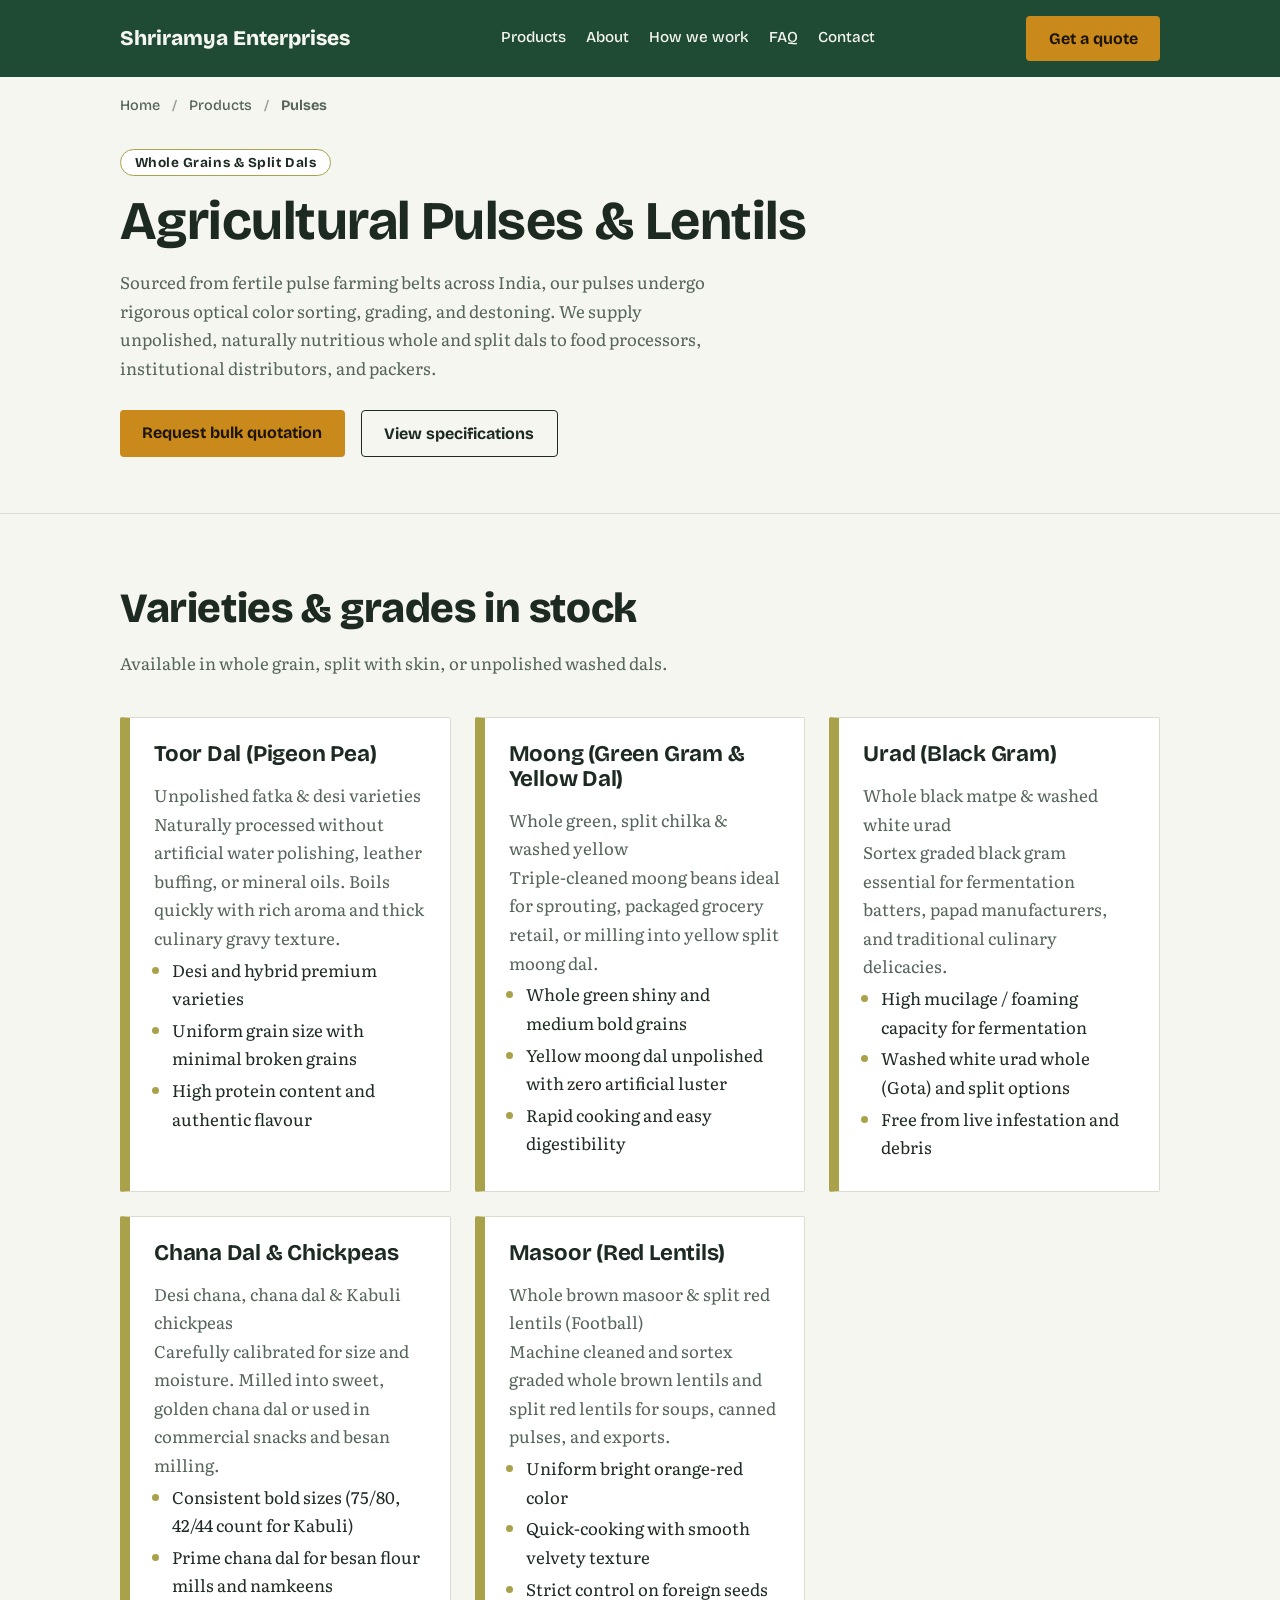
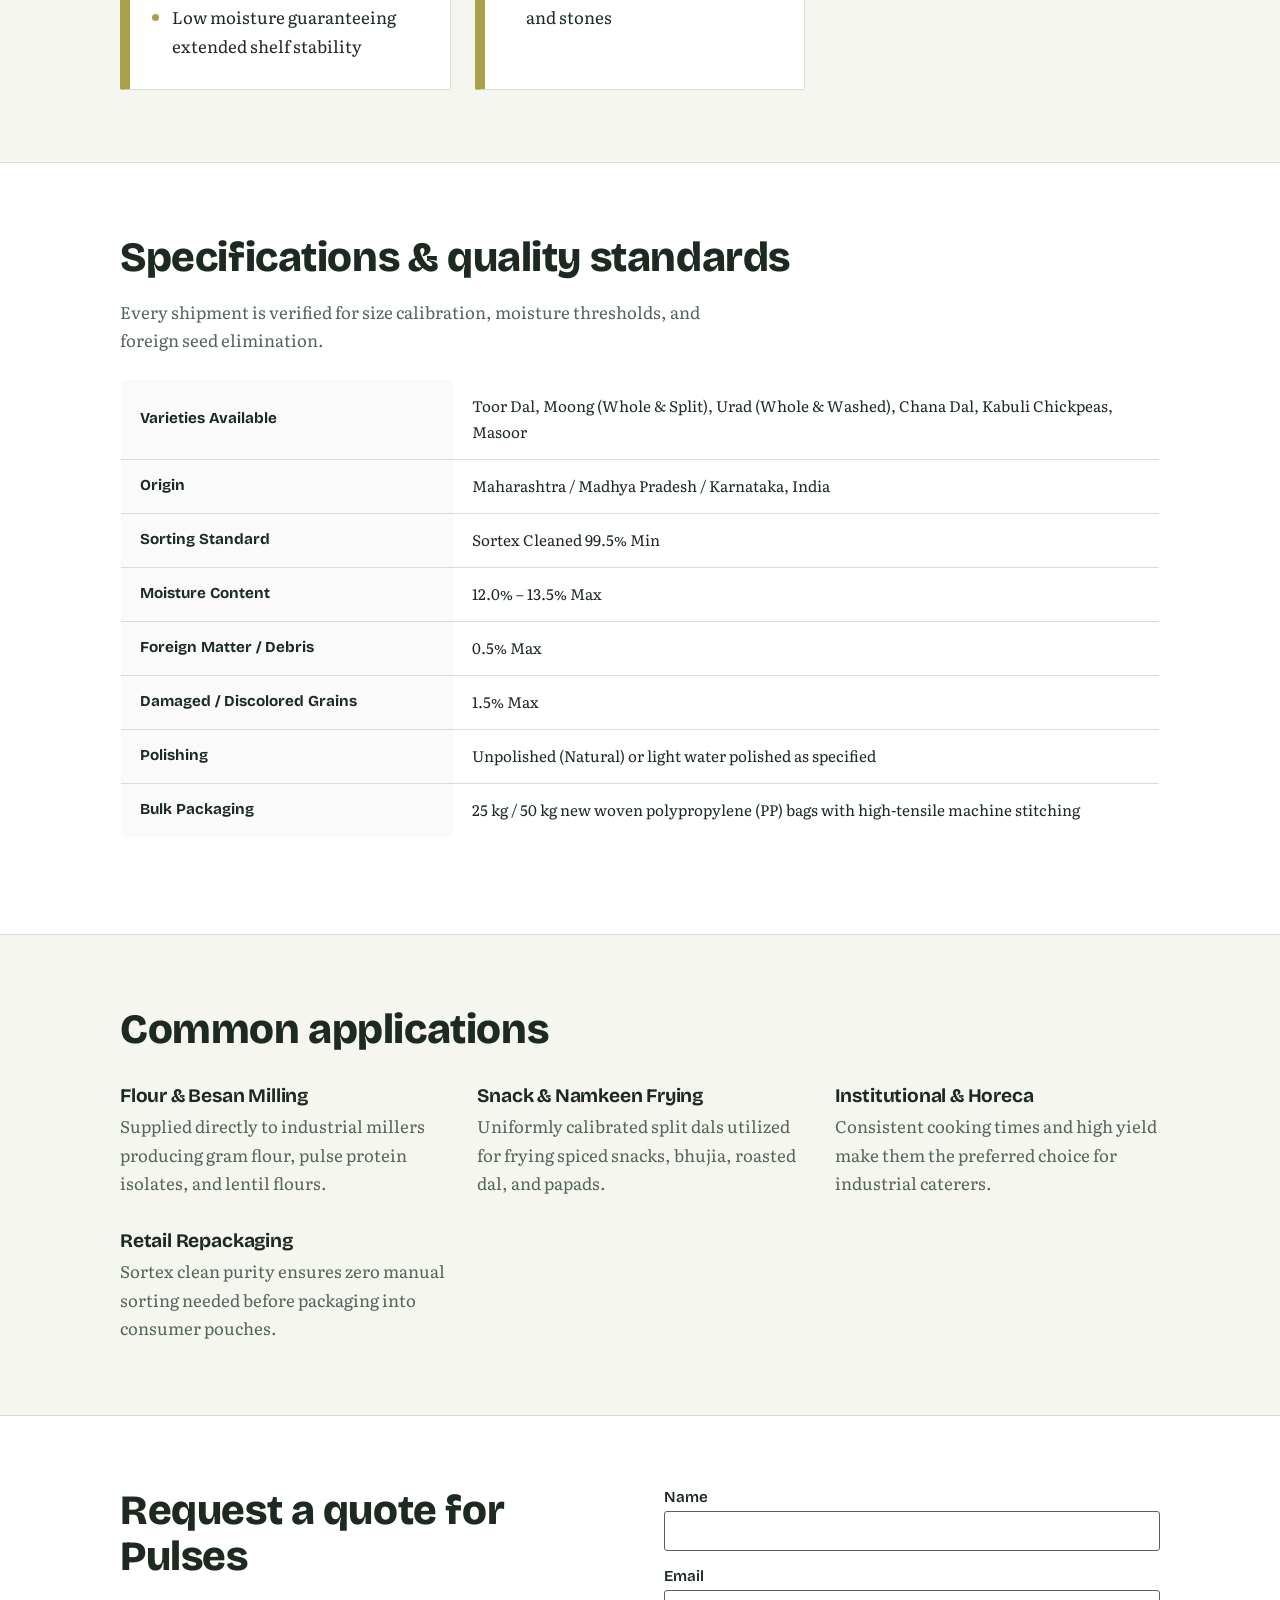
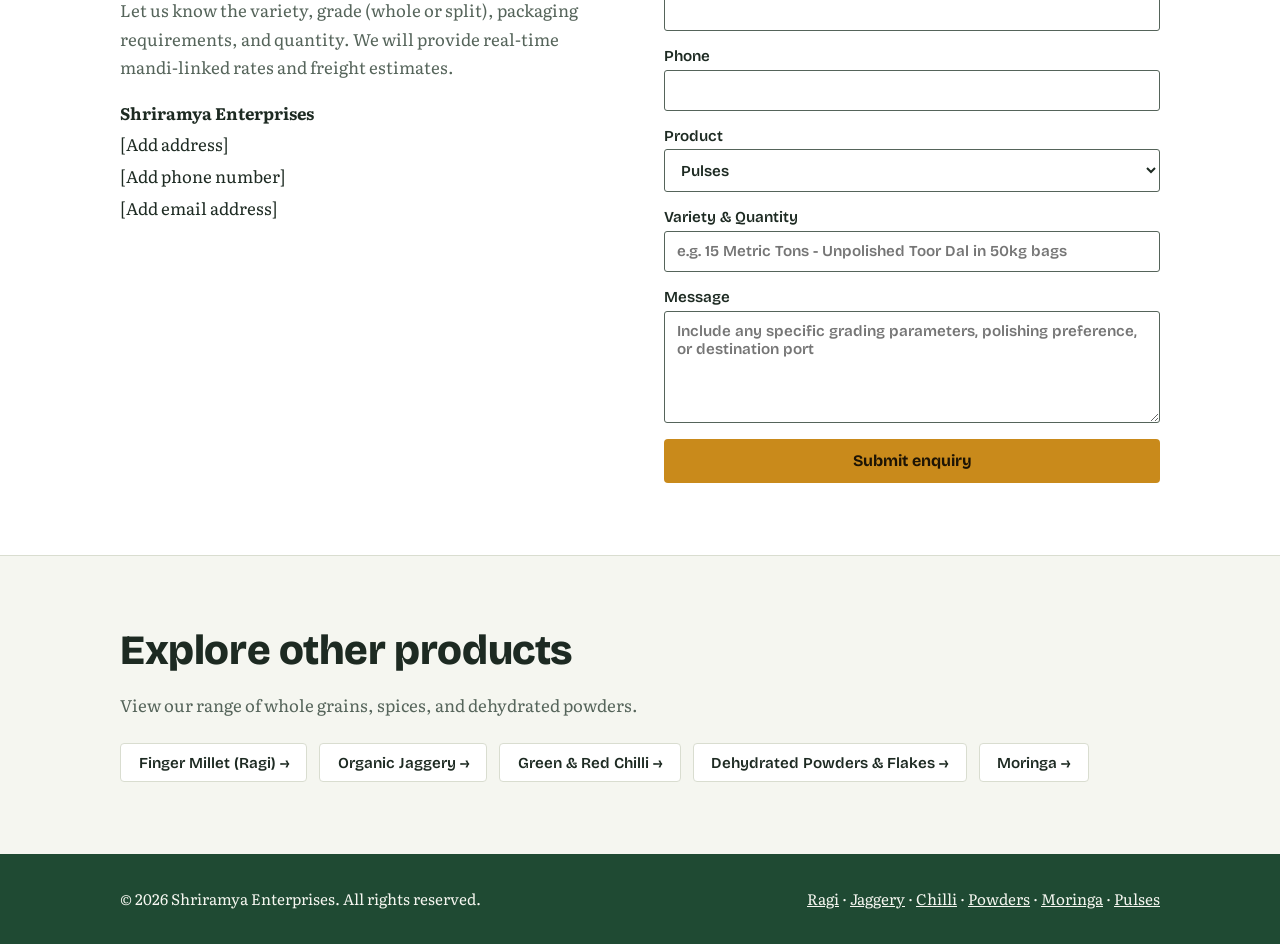
<file: pulses.html>
<!DOCTYPE html>
<html lang="en">
<head>
<meta charset="utf-8">
<meta name="viewport" content="width=device-width, initial-scale=1, viewport-fit=cover">
<title>Pulses &amp; Lentils – Wholesale Bulk Supply | Shriramya Enterprises</title>
<meta name="description" content="Bulk supplier of high-grade pulses and lentils: Toor Dal, Moong, Urad, Chana, and Masoor. Sortex cleaned, unpolished, available for food processors and exporters.">
<link rel="preconnect" href="https://fonts.googleapis.com">
<link href="https://fonts.googleapis.com/css2?family=Bricolage+Grotesque:wght@500;700;800&family=Literata:wght@400;600&display=swap" rel="stylesheet">
<link rel="stylesheet" href="style.css">
</head>
<body style="--c: var(--pulse)">

<header class="top">
  <div class="wrap">
    <a class="brand" href="index.html#top">Shriramya Enterprises</a>
    <button class="menu-toggle" id="menu-toggle" aria-expanded="false" aria-controls="main-nav" aria-label="Toggle navigation menu">
      <span class="bar"></span>
      <span class="bar"></span>
      <span class="bar"></span>
    </button>
    <nav id="main-nav" class="main-nav" aria-label="Main">
      <a href="index.html#products">Products</a>
      <a href="index.html#about">About</a>
      <a href="index.html#process">How we work</a>
      <a href="index.html#faq">FAQ</a>
      <a href="index.html#contact">Contact</a>
      <a class="btn nav-cta" href="#contact">Get a quote</a>
    </nav>
    <a class="btn header-cta" href="#contact">Get a quote</a>
  </div>
</header>

<main id="top">
  <div class="wrap">
    <nav class="breadcrumbs" aria-label="Breadcrumb">
      <a href="index.html">Home</a>
      <span>/</span>
      <a href="index.html#products">Products</a>
      <span>/</span>
      <strong>Pulses</strong>
    </nav>
  </div>

  <section class="product-hero">
    <div class="wrap">
      <span class="product-hero-badge">Whole Grains &amp; Split Dals</span>
      <h1>Agricultural Pulses &amp; Lentils</h1>
      <p class="lead">Sourced from fertile pulse farming belts across India, our pulses undergo rigorous optical color sorting, grading, and destoning. We supply unpolished, naturally nutritious whole and split dals to food processors, institutional distributors, and packers.</p>
      <div class="hero-actions">
        <a class="btn" href="#contact">Request bulk quotation</a>
        <a class="btn" style="background:transparent;border:1px solid var(--ink);color:var(--ink)" href="#specs">View specifications</a>
      </div>
    </div>
  </section>

  <section id="variants">
    <div class="wrap">
      <h2>Varieties &amp; grades in stock</h2>
      <p class="lead">Available in whole grain, split with skin, or unpolished washed dals.</p>
      
      <div class="grid">
        <article class="card" id="pulses">
          <h3>Toor Dal (Pigeon Pea)</h3>
          <p class="sub">Unpolished fatka &amp; desi varieties</p>
          <p>Naturally processed without artificial water polishing, leather buffing, or mineral oils. Boils quickly with rich aroma and thick culinary gravy texture.</p>
          <ul>
            <li>Desi and hybrid premium varieties</li>
            <li>Uniform grain size with minimal broken grains</li>
            <li>High protein content and authentic flavour</li>
          </ul>
        </article>

        <article class="card" id="pulses">
          <h3>Moong (Green Gram &amp; Yellow Dal)</h3>
          <p class="sub">Whole green, split chilka &amp; washed yellow</p>
          <p>Triple-cleaned moong beans ideal for sprouting, packaged grocery retail, or milling into yellow split moong dal.</p>
          <ul>
            <li>Whole green shiny and medium bold grains</li>
            <li>Yellow moong dal unpolished with zero artificial luster</li>
            <li>Rapid cooking and easy digestibility</li>
          </ul>
        </article>

        <article class="card" id="pulses">
          <h3>Urad (Black Gram)</h3>
          <p class="sub">Whole black matpe &amp; washed white urad</p>
          <p>Sortex graded black gram essential for fermentation batters, papad manufacturers, and traditional culinary delicacies.</p>
          <ul>
            <li>High mucilage / foaming capacity for fermentation</li>
            <li>Washed white urad whole (Gota) and split options</li>
            <li>Free from live infestation and debris</li>
          </ul>
        </article>

        <article class="card" id="pulses">
          <h3>Chana Dal &amp; Chickpeas</h3>
          <p class="sub">Desi chana, chana dal &amp; Kabuli chickpeas</p>
          <p>Carefully calibrated for size and moisture. Milled into sweet, golden chana dal or used in commercial snacks and besan milling.</p>
          <ul>
            <li>Consistent bold sizes (75/80, 42/44 count for Kabuli)</li>
            <li>Prime chana dal for besan flour mills and namkeens</li>
            <li>Low moisture guaranteeing extended shelf stability</li>
          </ul>
        </article>

        <article class="card" id="pulses">
          <h3>Masoor (Red Lentils)</h3>
          <p class="sub">Whole brown masoor &amp; split red lentils (Football)</p>
          <p>Machine cleaned and sortex graded whole brown lentils and split red lentils for soups, canned pulses, and exports.</p>
          <ul>
            <li>Uniform bright orange-red color</li>
            <li>Quick-cooking with smooth velvety texture</li>
            <li>Strict control on foreign seeds and stones</li>
          </ul>
        </article>
      </div>
    </div>
  </section>

  <section id="specs" class="band">
    <div class="wrap">
      <h2>Specifications &amp; quality standards</h2>
      <p class="lead">Every shipment is verified for size calibration, moisture thresholds, and foreign seed elimination.</p>

      <table class="specs-table">
        <tbody>
          <tr>
            <th>Varieties Available</th>
            <td>Toor Dal, Moong (Whole &amp; Split), Urad (Whole &amp; Washed), Chana Dal, Kabuli Chickpeas, Masoor</td>
          </tr>
          <tr>
            <th>Origin</th>
            <td>Maharashtra / Madhya Pradesh / Karnataka, India</td>
          </tr>
          <tr>
            <th>Sorting Standard</th>
            <td>Sortex Cleaned 99.5% Min</td>
          </tr>
          <tr>
            <th>Moisture Content</th>
            <td>12.0% – 13.5% Max</td>
          </tr>
          <tr>
            <th>Foreign Matter / Debris</th>
            <td>0.5% Max</td>
          </tr>
          <tr>
            <th>Damaged / Discolored Grains</th>
            <td>1.5% Max</td>
          </tr>
          <tr>
            <th>Polishing</th>
            <td>Unpolished (Natural) or light water polished as specified</td>
          </tr>
          <tr>
            <th>Bulk Packaging</th>
            <td>25 kg / 50 kg new woven polypropylene (PP) bags with high-tensile machine stitching</td>
          </tr>
        </tbody>
      </table>
    </div>
  </section>

  <section id="applications">
    <div class="wrap">
      <h2>Common applications</h2>
      <div class="cols">
        <div>
          <h3>Flour &amp; Besan Milling</h3>
          <p>Supplied directly to industrial millers producing gram flour, pulse protein isolates, and lentil flours.</p>
        </div>
        <div>
          <h3>Snack &amp; Namkeen Frying</h3>
          <p>Uniformly calibrated split dals utilized for frying spiced snacks, bhujia, roasted dal, and papads.</p>
        </div>
        <div>
          <h3>Institutional &amp; Horeca</h3>
          <p>Consistent cooking times and high yield make them the preferred choice for industrial caterers.</p>
        </div>
        <div>
          <h3>Retail Repackaging</h3>
          <p>Sortex clean purity ensures zero manual sorting needed before packaging into consumer pouches.</p>
        </div>
      </div>
    </div>
  </section>

  <section id="contact" class="band">
    <div class="wrap contact">
      <div>
        <h2>Request a quote for Pulses</h2>
        <p class="lead">Let us know the variety, grade (whole or split), packaging requirements, and quantity. We will provide real-time mandi-linked rates and freight estimates.</p>
        <address>
          <p><strong>Shriramya Enterprises</strong></p>
          <p>[Add address]</p>
          <p>[Add phone number]</p>
          <p>[Add email address]</p>
        </address>
      </div>
      <form action="mailto:info@example.com" method="post" enctype="text/plain">
        <label>Name<input name="name" type="text" autocomplete="name" required></label>
        <label>Email<input name="email" type="email" autocomplete="email" required></label>
        <label>Phone<input name="phone" type="tel" autocomplete="tel"></label>
        <label>Product
          <select name="product">
            <option>Finger millet (Ragi)</option>
            <option>Organic jaggery</option>
            <option>Green and red chilli</option>
            <option>Dehydrated powders and flakes</option>
            <option>Moringa</option>
            <option selected>Pulses</option>
          </select>
        </label>
        <label>Variety &amp; Quantity<input name="quantity" type="text" placeholder="e.g. 15 Metric Tons - Unpolished Toor Dal in 50kg bags" required></label>
        <label>Message<textarea name="message" placeholder="Include any specific grading parameters, polishing preference, or destination port"></textarea></label>
        <button class="btn" type="submit">Submit enquiry</button>
      </form>
    </div>
  </section>

  <section id="other-products">
    <div class="wrap">
      <h2>Explore other products</h2>
      <p class="lead">View our range of whole grains, spices, and dehydrated powders.</p>
      <div class="other-products-list">
        <a href="ragi.html">Finger Millet (Ragi) →</a>
        <a href="jaggery.html">Organic Jaggery →</a>
        <a href="chilli.html">Green &amp; Red Chilli →</a>
        <a href="powders.html">Dehydrated Powders &amp; Flakes →</a>
        <a href="moringa.html">Moringa →</a>
      </div>
    </div>
  </section>
</main>

<footer>
  <div class="wrap">
    <span>© 2026 Shriramya Enterprises. All rights reserved.</span>
    <span><a href="ragi.html">Ragi</a> · <a href="jaggery.html">Jaggery</a> · <a href="chilli.html">Chilli</a> · <a href="powders.html">Powders</a> · <a href="moringa.html">Moringa</a> · <a href="pulses.html">Pulses</a></span>
  </div>
</footer>

<script src="script.js" defer></script>
</body>
</html>
</file>
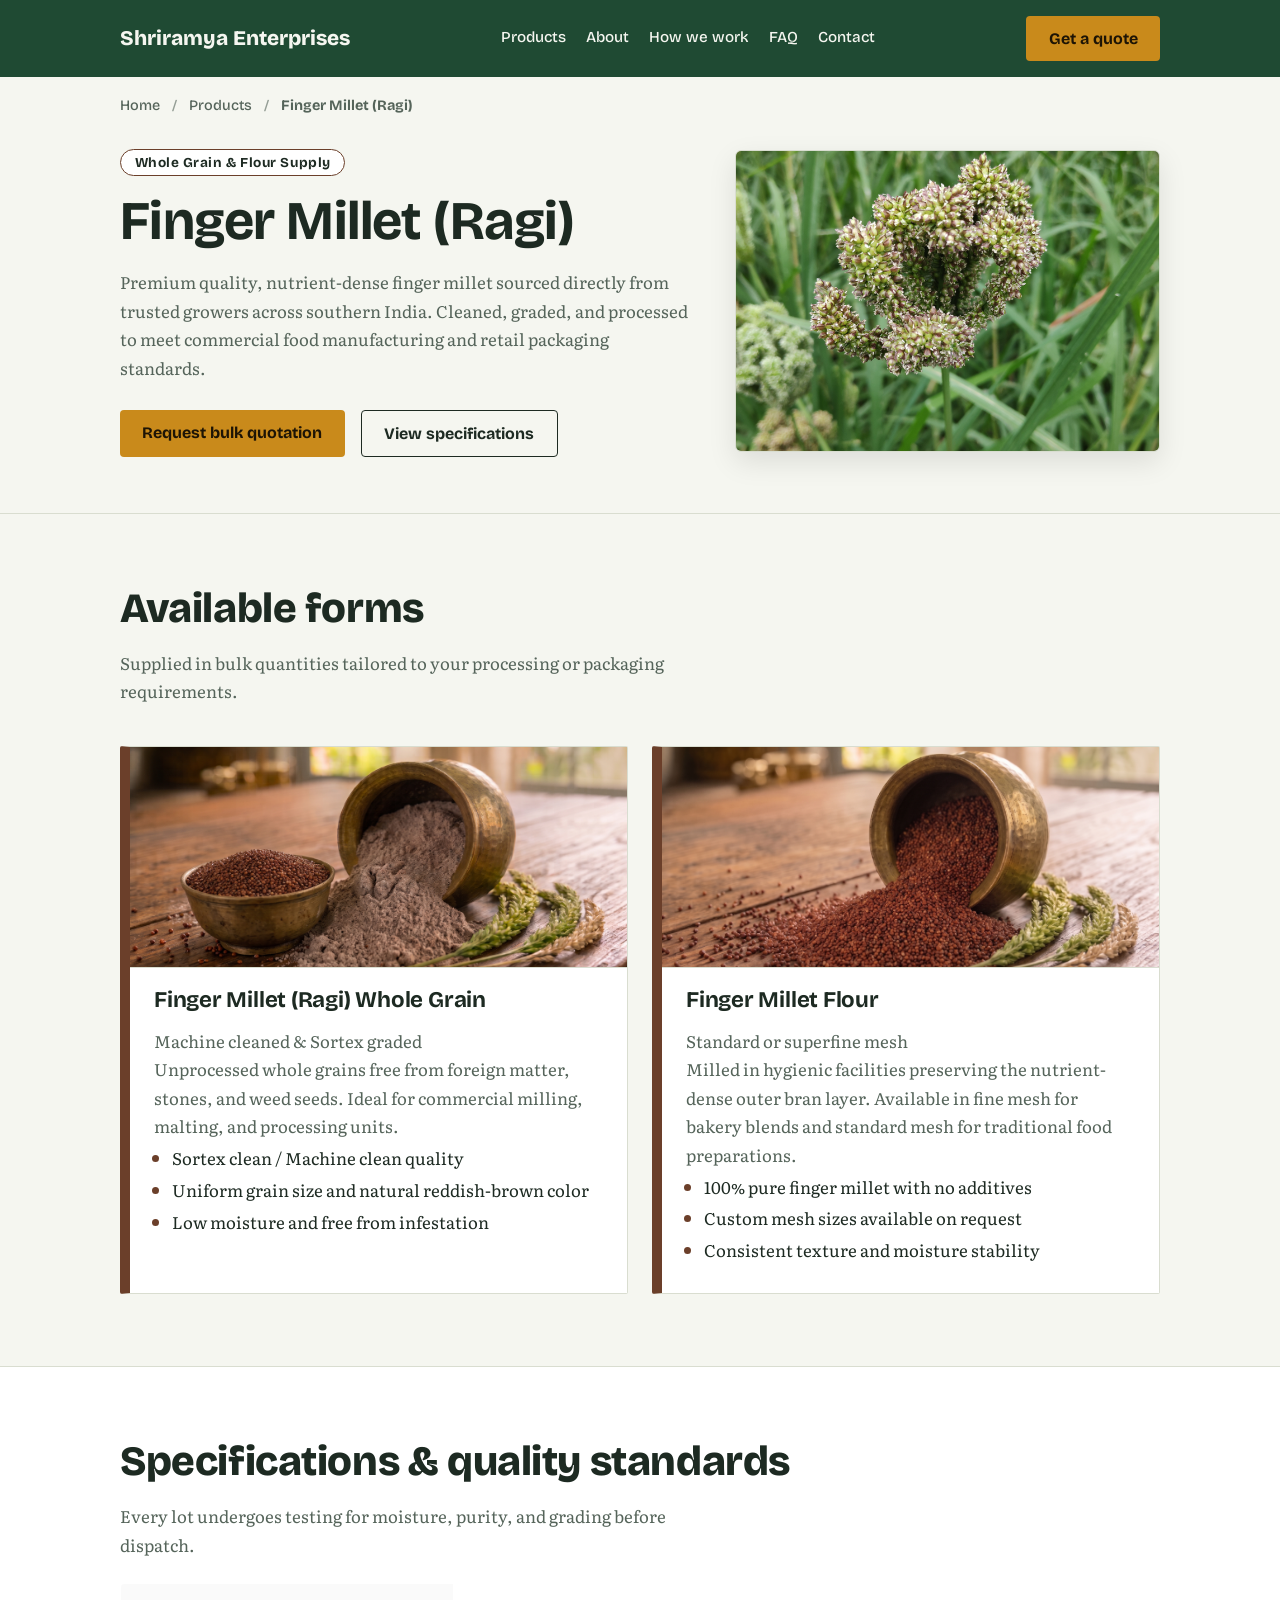
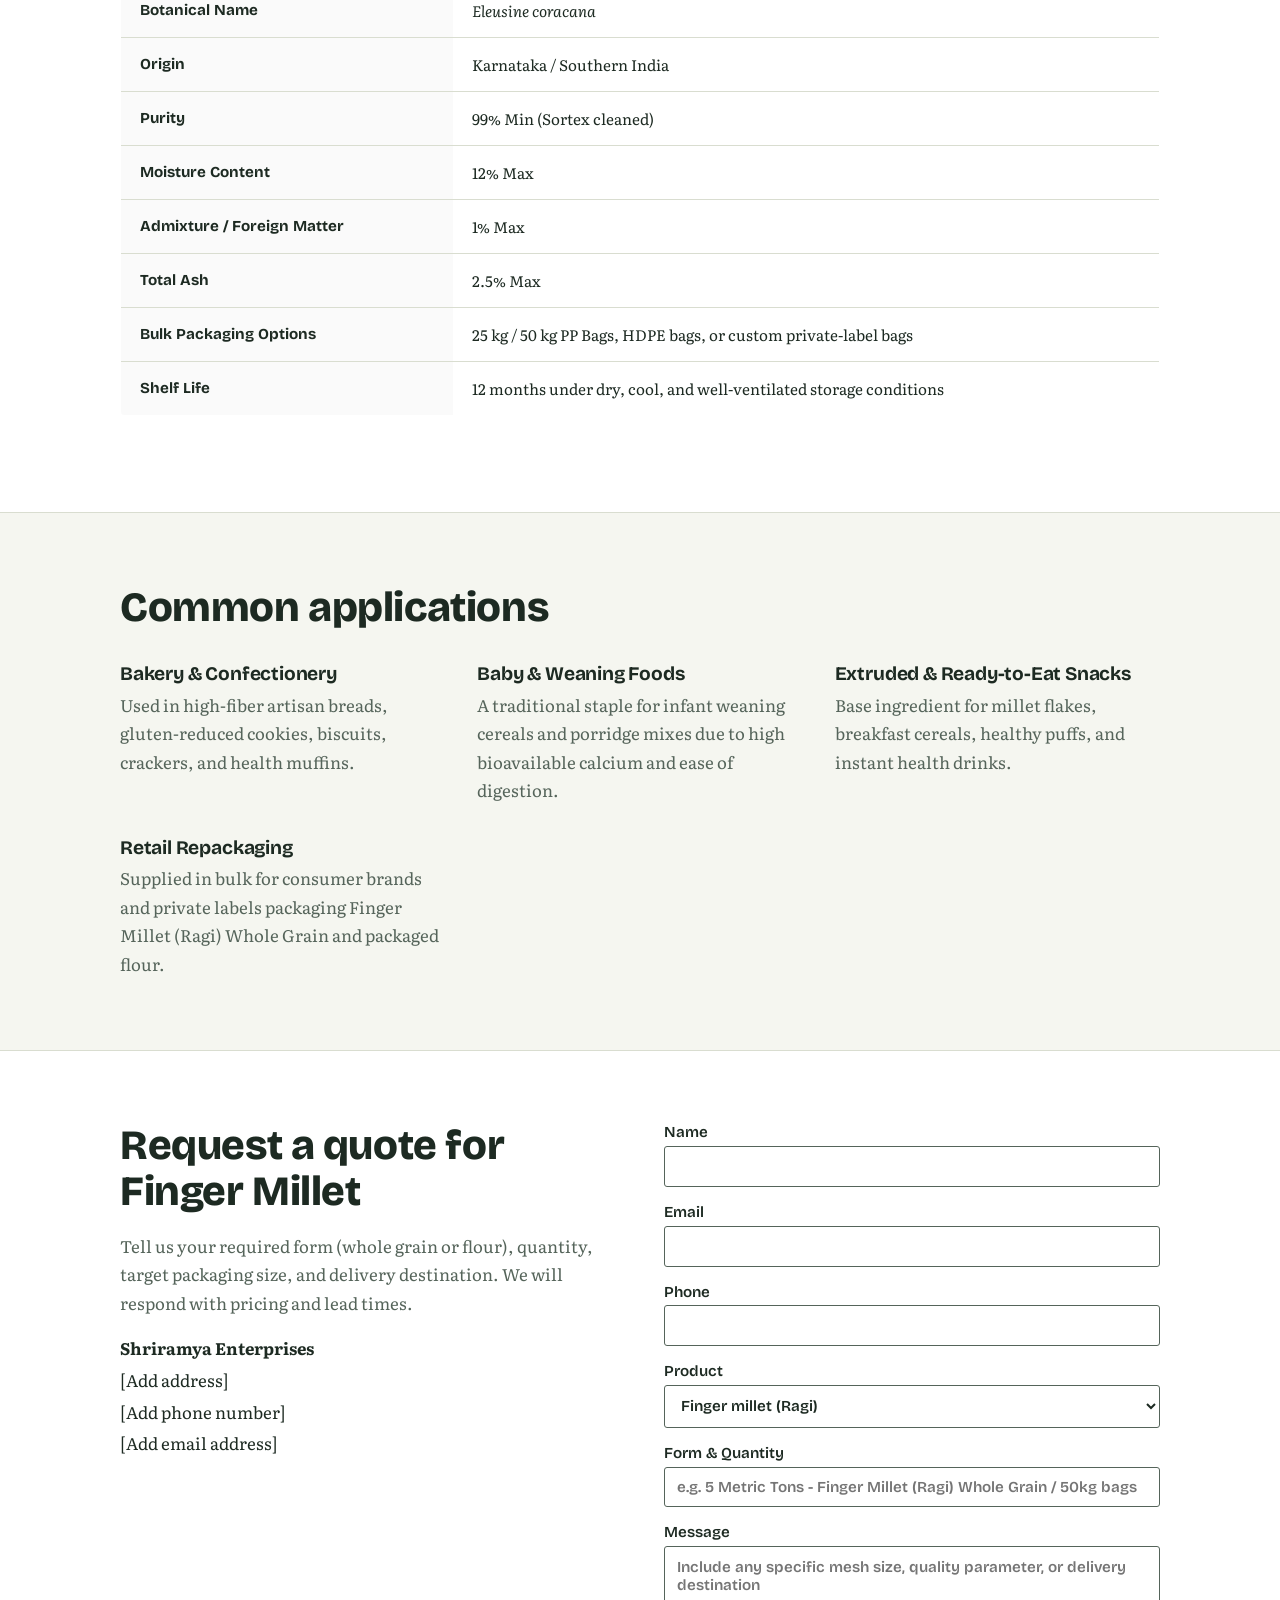
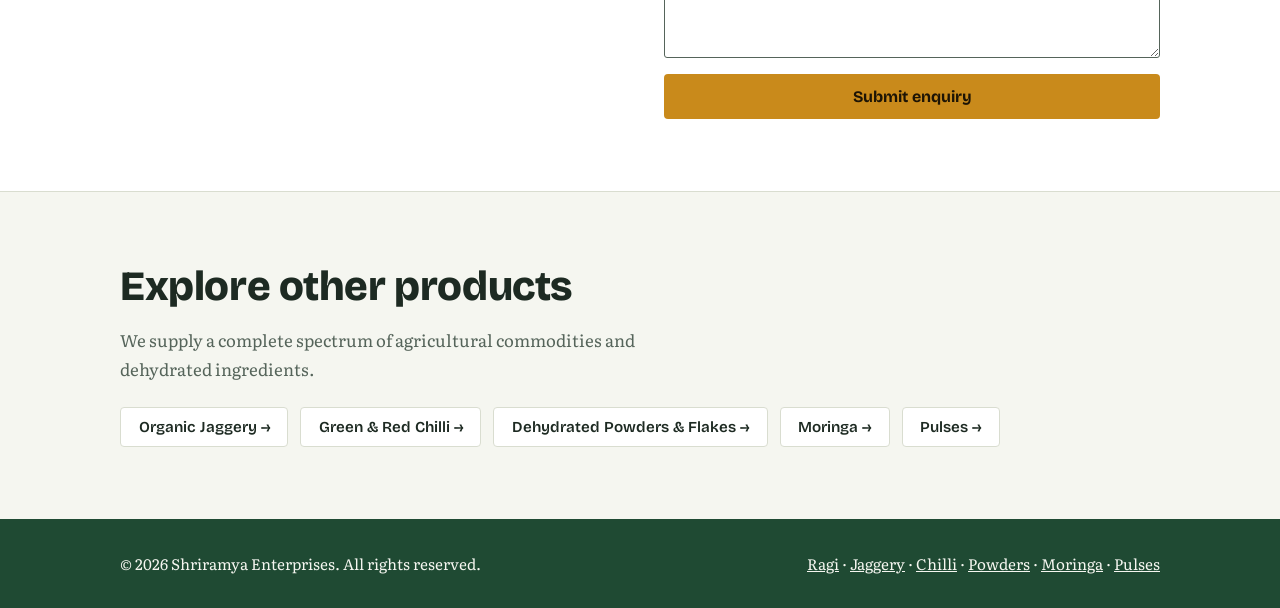
<file: ragi.html>
<!DOCTYPE html>
<html lang="en">
<head>
<meta charset="utf-8">
<meta name="viewport" content="width=device-width, initial-scale=1, viewport-fit=cover">
<title>Finger Millet (Ragi) – Bulk Supply | Shriramya Enterprises</title>
<meta name="description" content="Wholesale supplier of premium finger millet (ragi) whole grains and flour. Machine-cleaned, sortex graded, available in bulk pack sizes.">
<link rel="preconnect" href="https://fonts.googleapis.com">
<link href="https://fonts.googleapis.com/css2?family=Bricolage+Grotesque:wght@500;700;800&family=Literata:wght@400;600&display=swap" rel="stylesheet">
<link rel="stylesheet" href="style.css">
</head>
<body style="--c: var(--ragi)">

<header class="top">
  <div class="wrap">
    <a class="brand" href="index.html#top">Shriramya Enterprises</a>
    <button class="menu-toggle" id="menu-toggle" aria-expanded="false" aria-controls="main-nav" aria-label="Toggle navigation menu">
      <span class="bar"></span>
      <span class="bar"></span>
      <span class="bar"></span>
    </button>
    <nav id="main-nav" class="main-nav" aria-label="Main">
      <a href="index.html#products">Products</a>
      <a href="index.html#about">About</a>
      <a href="index.html#process">How we work</a>
      <a href="index.html#faq">FAQ</a>
      <a href="index.html#contact">Contact</a>
      <a class="btn nav-cta" href="#contact">Get a quote</a>
    </nav>
    <a class="btn header-cta" href="#contact">Get a quote</a>
  </div>
</header>

<main id="top">
  <div class="wrap">
    <nav class="breadcrumbs" aria-label="Breadcrumb">
      <a href="index.html">Home</a>
      <span>/</span>
      <a href="index.html#products">Products</a>
      <span>/</span>
      <strong>Finger Millet (Ragi)</strong>
    </nav>
  </div>

  <section class="product-hero">
    <div class="wrap product-hero-wrap">
      <div class="product-hero-content">
        <span class="product-hero-badge">Whole Grain &amp; Flour Supply</span>
        <h1>Finger Millet (Ragi)</h1>
        <p class="lead">Premium quality, nutrient-dense finger millet sourced directly from trusted growers across southern India. Cleaned, graded, and processed to meet commercial food manufacturing and retail packaging standards.</p>
        <div class="hero-actions">
          <a class="btn" href="#contact">Request bulk quotation</a>
          <a class="btn" style="background:transparent;border:1px solid var(--ink);color:var(--ink)" href="#specs">View specifications</a>
        </div>
      </div>
      <div class="product-hero-media">
        <img src="Images/Finger_Millet.jpg" alt="Premium Finger Millet (Ragi) harvest" class="product-hero-img" loading="eager">
      </div>
    </div>
  </section>

  <section id="variants">
    <div class="wrap">
      <h2>Available forms</h2>
      <p class="lead">Supplied in bulk quantities tailored to your processing or packaging requirements.</p>
      
      <div class="grid">
        <article class="card" id="ragi">
          <div class="card-img-wrap">
            <img src="Images/Finger Millet whole grain.png" alt="Finger Millet (Ragi) Whole Grain" class="card-img" loading="lazy">
          </div>
          <h3>Finger Millet (Ragi) Whole Grain</h3>
          <p class="sub">Machine cleaned &amp; Sortex graded</p>
          <p>Unprocessed whole grains free from foreign matter, stones, and weed seeds. Ideal for commercial milling, malting, and processing units.</p>
          <ul>
            <li>Sortex clean / Machine clean quality</li>
            <li>Uniform grain size and natural reddish-brown color</li>
            <li>Low moisture and free from infestation</li>
          </ul>
        </article>

        <article class="card" id="ragi">
          <div class="card-img-wrap">
            <img src="Images/Finger Millet.png" alt="Finger Millet Flour" class="card-img" loading="lazy">
          </div>
          <h3>Finger Millet Flour</h3>
          <p class="sub">Standard or superfine mesh</p>
          <p>Milled in hygienic facilities preserving the nutrient-dense outer bran layer. Available in fine mesh for bakery blends and standard mesh for traditional food preparations.</p>
          <ul>
            <li>100% pure finger millet with no additives</li>
            <li>Custom mesh sizes available on request</li>
            <li>Consistent texture and moisture stability</li>
          </ul>
        </article>
      </div>
    </div>
  </section>

  <section id="specs" class="band">
    <div class="wrap">
      <h2>Specifications &amp; quality standards</h2>
      <p class="lead">Every lot undergoes testing for moisture, purity, and grading before dispatch.</p>

      <table class="specs-table">
        <tbody>
          <tr>
            <th>Botanical Name</th>
            <td><em>Eleusine coracana</em></td>
          </tr>
          <tr>
            <th>Origin</th>
            <td>Karnataka / Southern India</td>
          </tr>
          <tr>
            <th>Purity</th>
            <td>99% Min (Sortex cleaned)</td>
          </tr>
          <tr>
            <th>Moisture Content</th>
            <td>12% Max</td>
          </tr>
          <tr>
            <th>Admixture / Foreign Matter</th>
            <td>1% Max</td>
          </tr>
          <tr>
            <th>Total Ash</th>
            <td>2.5% Max</td>
          </tr>
          <tr>
            <th>Bulk Packaging Options</th>
            <td>25 kg / 50 kg PP Bags, HDPE bags, or custom private-label bags</td>
          </tr>
          <tr>
            <th>Shelf Life</th>
            <td>12 months under dry, cool, and well-ventilated storage conditions</td>
          </tr>
        </tbody>
      </table>
    </div>
  </section>

  <section id="applications">
    <div class="wrap">
      <h2>Common applications</h2>
      <div class="cols">
        <div>
          <h3>Bakery &amp; Confectionery</h3>
          <p>Used in high-fiber artisan breads, gluten-reduced cookies, biscuits, crackers, and health muffins.</p>
        </div>
        <div>
          <h3>Baby &amp; Weaning Foods</h3>
          <p>A traditional staple for infant weaning cereals and porridge mixes due to high bioavailable calcium and ease of digestion.</p>
        </div>
        <div>
          <h3>Extruded &amp; Ready-to-Eat Snacks</h3>
          <p>Base ingredient for millet flakes, breakfast cereals, healthy puffs, and instant health drinks.</p>
        </div>
        <div>
          <h3>Retail Repackaging</h3>
          <p>Supplied in bulk for consumer brands and private labels packaging Finger Millet (Ragi) Whole Grain and packaged flour.</p>
        </div>
      </div>
    </div>
  </section>

  <section id="contact" class="band">
    <div class="wrap contact">
      <div>
        <h2>Request a quote for Finger Millet</h2>
        <p class="lead">Tell us your required form (whole grain or flour), quantity, target packaging size, and delivery destination. We will respond with pricing and lead times.</p>
        <address>
          <p><strong>Shriramya Enterprises</strong></p>
          <p>[Add address]</p>
          <p>[Add phone number]</p>
          <p>[Add email address]</p>
        </address>
      </div>
      <form action="mailto:info@example.com" method="post" enctype="text/plain">
        <label>Name<input name="name" type="text" autocomplete="name" required></label>
        <label>Email<input name="email" type="email" autocomplete="email" required></label>
        <label>Phone<input name="phone" type="tel" autocomplete="tel"></label>
        <label>Product
          <select name="product">
            <option selected>Finger millet (Ragi)</option>
            <option>Organic jaggery</option>
            <option>Green and red chilli</option>
            <option>Dehydrated powders and flakes</option>
            <option>Moringa</option>
            <option>Pulses</option>
          </select>
        </label>
        <label>Form &amp; Quantity<input name="quantity" type="text" placeholder="e.g. 5 Metric Tons - Finger Millet (Ragi) Whole Grain / 50kg bags" required></label>
        <label>Message<textarea name="message" placeholder="Include any specific mesh size, quality parameter, or delivery destination"></textarea></label>
        <button class="btn" type="submit">Submit enquiry</button>
      </form>
    </div>
  </section>

  <section id="other-products">
    <div class="wrap">
      <h2>Explore other products</h2>
      <p class="lead">We supply a complete spectrum of agricultural commodities and dehydrated ingredients.</p>
      <div class="other-products-list">
        <a href="jaggery.html">Organic Jaggery →</a>
        <a href="chilli.html">Green &amp; Red Chilli →</a>
        <a href="powders.html">Dehydrated Powders &amp; Flakes →</a>
        <a href="moringa.html">Moringa →</a>
        <a href="pulses.html">Pulses →</a>
      </div>
    </div>
  </section>
</main>

<footer>
  <div class="wrap">
    <span>© 2026 Shriramya Enterprises. All rights reserved.</span>
    <span><a href="ragi.html">Ragi</a> · <a href="jaggery.html">Jaggery</a> · <a href="chilli.html">Chilli</a> · <a href="powders.html">Powders</a> · <a href="moringa.html">Moringa</a> · <a href="pulses.html">Pulses</a></span>
  </div>
</footer>

<script src="script.js" defer></script>
</body>
</html>
</file>
<file: style.css>
:root {
  --bg: #f5f6f0;
  --surface: #ffffff;
  --ink: #1d2a22;
  --muted: #55645a;
  --line: #d9ddd0;
  --green: #1f4a33;
  --on-green: #f5f6f0;
  --ragi: #6b3f2a;
  --jaggery: #c98a1b;
  --chilli: #b3261e;
  --turmeric: #e0a800;
  --moringa: #4f8a3c;
  --pulse: #a9a24a;
  --head: "Bricolage Grotesque", "Segoe UI", system-ui, sans-serif;
  --body: "Literata", Georgia, "Times New Roman", serif;
  box-sizing: border-box;
  padding-top: env(safe-area-inset-top, 0px);
  padding-bottom: env(safe-area-inset-bottom, 0px);
}

@media (prefers-color-scheme: dark) {
  :root:not([data-theme="light"]) {
    --bg: #141b16;
    --surface: #1b251e;
    --ink: #eef0e6;
    --muted: #a9b5aa;
    --line: #2e3b31;
    --green: #0f2a1c;
    --on-green: #eef0e6;
    --ragi: #b0735a;
    --moringa: #7bb866;
  }
}

:root[data-theme="dark"] {
  --bg: #141b16;
  --surface: #1b251e;
  --ink: #eef0e6;
  --muted: #a9b5aa;
  --line: #2e3b31;
  --green: #0f2a1c;
  --on-green: #eef0e6;
  --ragi: #b0735a;
  --moringa: #7bb866;
}

*,
*::before,
*::after {
  box-sizing: inherit;
}

html {
  scroll-behavior: smooth;
  scroll-padding-top: env(safe-area-inset-top, 0px);
}

@media (prefers-reduced-motion: reduce) {
  html {
    scroll-behavior: auto;
  }
}

body {
  margin: 0;
  background: var(--bg);
  color: var(--ink);
  font: 400 1.05rem / 1.7 var(--body);
}

h1,
h2,
h3 {
  font-family: var(--head);
  line-height: 1.1;
  margin: 0;
  letter-spacing: -0.01em;
}

a {
  color: inherit;
}

a:focus-visible,
summary:focus-visible,
button:focus-visible,
input:focus-visible,
select:focus-visible,
textarea:focus-visible {
  outline: 3px solid var(--jaggery);
  outline-offset: 3px;
}

.wrap {
  max-width: 1080px;
  margin: 0 auto;
  padding: 0 1.25rem;
}

section {
  padding: 4.5rem 0;
}

h2 {
  font-size: clamp(1.9rem, 4vw, 2.6rem);
  font-weight: 800;
  margin-bottom: 1rem;
}

.lead {
  max-width: 60ch;
  color: var(--muted);
}

header.top {
  position: sticky;
  top: 0;
  z-index: 1000;
  background: var(--green);
  color: var(--on-green);
}

header.top .wrap {
  display: flex;
  align-items: center;
  justify-content: space-between;
  gap: 0.75rem 1.5rem;
  padding-top: 1rem;
  padding-bottom: 1rem;
  position: relative;
}

.brand {
  font: 800 1.3rem var(--head);
  text-decoration: none;
}

.main-nav {
  display: flex;
  flex-wrap: wrap;
  align-items: center;
  gap: 0.25rem 1.25rem;
  font: 500 0.95rem var(--head);
}

.main-nav a {
  text-decoration: none;
  padding: 0.25rem 0;
  border-bottom: 2px solid transparent;
  transition: border-color 0.2s, color 0.2s;
}

.main-nav a:hover {
  border-color: var(--jaggery);
}

.main-nav .nav-cta {
  display: none;
}

.menu-toggle {
  display: none;
}

.btn {
  display: inline-block;
  background: var(--jaggery);
  color: #1d1405;
  font: 700 1rem var(--head);
  padding: 0.8rem 1.4rem;
  border-radius: 4px;
  text-decoration: none;
  border: 0;
  cursor: pointer;
  transition: background-color 0.2s;
}

.btn:hover {
  background: #dd9a22;
}

@media (max-width: 848px) {
  .header-cta {
    display: none;
  }

  .menu-toggle {
    display: flex;
    flex-direction: column;
    justify-content: center;
    align-items: center;
    gap: 5px;
    width: 42px;
    height: 42px;
    background: transparent;
    border: 1px solid rgba(255, 255, 255, 0.25);
    border-radius: 4px;
    cursor: pointer;
    padding: 0;
    color: var(--on-green);
    transition: background-color 0.2s, border-color 0.2s;
  }

  .menu-toggle:hover {
    background-color: rgba(255, 255, 255, 0.1);
    border-color: var(--jaggery);
  }

  .menu-toggle .bar {
    display: block;
    width: 22px;
    height: 2px;
    background-color: var(--on-green);
    border-radius: 2px;
    transition: transform 0.25s ease, opacity 0.25s ease;
  }

  .menu-toggle[aria-expanded="true"] .bar:nth-child(1) {
    transform: translateY(7px) rotate(45deg);
  }

  .menu-toggle[aria-expanded="true"] .bar:nth-child(2) {
    opacity: 0;
  }

  .menu-toggle[aria-expanded="true"] .bar:nth-child(3) {
    transform: translateY(-7px) rotate(-45deg);
  }

  .main-nav {
    display: none;
    position: absolute;
    top: 100%;
    left: 0;
    right: 0;
    background: var(--green);
    flex-direction: column;
    align-items: stretch;
    padding: 1rem 1.25rem 1.5rem;
    gap: 0.25rem;
    border-top: 1px solid rgba(255, 255, 255, 0.12);
    box-shadow: 0 12px 24px rgba(0, 0, 0, 0.25);
  }

  .main-nav.is-open {
    display: flex;
  }

  .main-nav a {
    padding: 0.75rem 0.5rem;
    font-size: 1.05rem;
    border-bottom: 1px solid rgba(255, 255, 255, 0.1);
  }

  .main-nav .nav-cta {
    display: block;
    text-align: center;
    margin-top: 0.75rem;
    border-bottom: none;
  }
}

.hero {
  position: relative;
  background-color: var(--green);
  background-image: 
    linear-gradient(
      to right,
      rgba(15, 42, 28, 0.92) 0%,
      rgba(15, 42, 28, 0.82) 48%,
      rgba(15, 42, 28, 0.58) 100%
    ),
    url('Images/hero-img.png');
  background-position: center center;
  background-size: cover;
  background-repeat: no-repeat;
  color: #ffffff;
  padding: 6.5rem 0 0;
  min-height: 560px;
  display: flex;
  flex-direction: column;
  justify-content: space-between;
}

.hero .wrap {
  width: 100%;
}

.hero h1 {
  font-size: clamp(2.4rem, 6vw, 4.4rem);
  font-weight: 800;
  max-width: 15ch;
  line-height: 1.1;
  text-shadow: 0 2px 14px rgba(0, 0, 0, 0.45);
}

.hero p {
  max-width: 58ch;
  font-size: 1.2rem;
  margin: 1.4rem 0 2.25rem;
  color: #f2f5ee;
  text-shadow: 0 1px 8px rgba(0, 0, 0, 0.4);
}

.hero .btn {
  font-size: 1.05rem;
  padding: 0.9rem 1.6rem;
  box-shadow: 0 6px 16px rgba(0, 0, 0, 0.3);
}

@media (max-width: 768px) {
  .hero {
    background-image: 
      linear-gradient(
        to bottom,
        rgba(15, 42, 28, 0.90) 0%,
        rgba(15, 42, 28, 0.84) 100%
      ),
      url('Images/hero-grains.jpg');
    padding: 4.5rem 0 0;
    min-height: 480px;
  }
}

.spectrum {
  display: flex;
  height: 5.5rem;
  margin-top: 3.5rem;
}

.spectrum a {
  flex: 1;
  display: flex;
  align-items: flex-end;
  padding: 0.6rem 0.75rem;
  font: 600 0.9rem var(--head);
  color: #fff;
  text-decoration: none;
  transition: flex 0.25s;
}

.spectrum a:hover,
.spectrum a:focus-visible {
  flex: 1.6;
}

.spectrum a:nth-child(1) {
  background: var(--ragi);
}

.spectrum a:nth-child(2) {
  background: var(--jaggery);
  color: #1d1405;
}

.spectrum a:nth-child(3) {
  background: var(--chilli);
}

.spectrum a:nth-child(4) {
  background: var(--turmeric);
  color: #1d1405;
}

.spectrum a:nth-child(5) {
  background: var(--moringa);
}

.spectrum a:nth-child(6) {
  background: var(--pulse);
  color: #1d1405;
}

@media (max-width: 640px) {
  .spectrum {
    flex-wrap: wrap;
    height: auto;
  }
  .spectrum a {
    flex: 1 1 50%;
    height: 3.4rem;
  }
}

.grid {
  display: grid;
  grid-template-columns: repeat(auto-fit, minmax(300px, 1fr));
  gap: 1.5rem;
  margin-top: 2.5rem;
}

.card {
  background: var(--surface);
  border: 1px solid var(--line);
  border-left: 10px solid var(--c);
  padding: 1.5rem 1.5rem 1.6rem;
  border-radius: 2px;
}

.card h3 {
  font-size: 1.4rem;
  font-weight: 700;
  margin-bottom: 0.9rem;
}

.card ul {
  margin: 0;
  padding-left: 1.1rem;
}

.card li {
  margin: 0.2rem 0;
}

.card li::marker {
  color: var(--c);
}

.card p {
  margin: 0;
  color: var(--muted);
}

.card.wide {
  grid-column: 1 / -1;
}

.card.wide ul {
  columns: 3 190px;
  column-gap: 2rem;
}

.card.wide .sub {
  margin: 0 0 0.6rem;
  font: 600 0.95rem var(--head);
  color: var(--muted);
}

/* Product card accent colors */
#ragi {
  --c: var(--ragi);
}

#jaggery {
  --c: var(--jaggery);
}

#chilli {
  --c: var(--chilli);
}

#moringa {
  --c: var(--moringa);
}

#powders {
  --c: var(--turmeric);
}

#pulses {
  --c: var(--pulse);
}

.band {
  background: var(--surface);
  border-block: 1px solid var(--line);
}

.cols {
  display: grid;
  grid-template-columns: repeat(auto-fit, minmax(240px, 1fr));
  gap: 2rem;
  margin-top: 2rem;
}

.cols h3 {
  font-size: 1.2rem;
  margin-bottom: 0.4rem;
}

.cols p {
  margin: 0;
  color: var(--muted);
}

ol.steps {
  list-style: none;
  counter-reset: s;
  margin: 2rem 0 0;
  padding: 0;
  display: grid;
  grid-template-columns: repeat(auto-fit, minmax(200px, 1fr));
  gap: 1.5rem;
}

ol.steps li {
  counter-increment: s;
  border-top: 4px solid var(--jaggery);
  padding-top: 0.8rem;
}

ol.steps li::before {
  content: "Step " counter(s);
  display: block;
  font: 600 0.9rem var(--head);
  color: var(--muted);
}

ol.steps strong {
  font: 700 1.15rem var(--head);
}

ol.steps span {
  display: block;
  color: var(--muted);
}

details {
  border-bottom: 1px solid var(--line);
  padding: 1rem 0;
  max-width: 760px;
}

summary {
  font: 600 1.1rem var(--head);
  cursor: pointer;
}

details p {
  margin: 0.6rem 0 0;
  color: var(--muted);
}

.contact {
  display: grid;
  grid-template-columns: repeat(auto-fit, minmax(280px, 1fr));
  gap: 3rem;
}

form {
  display: grid;
  gap: 1rem;
}

label {
  display: grid;
  gap: 0.3rem;
  font: 600 0.95rem var(--head);
}

input,
select,
textarea {
  font: inherit;
  color: var(--ink);
  background: var(--surface);
  border: 1px solid var(--muted);
  border-radius: 3px;
  padding: 0.65rem 0.75rem;
  width: 100%;
}

textarea {
  min-height: 7rem;
  resize: vertical;
}

address {
  font-style: normal;
}

address p {
  margin: 0.2rem 0;
}

footer {
  background: var(--green);
  color: var(--on-green);
  padding: 2rem 0;
  font-size: 0.95rem;
}

footer .wrap {
  display: flex;
  flex-wrap: wrap;
  justify-content: space-between;
  gap: 0.5rem 2rem;
}

/* Product Page Styles */
.breadcrumbs {
  padding: 1.25rem 0 0;
  font: 500 0.9rem var(--head);
  color: var(--muted);
}

.breadcrumbs a {
  text-decoration: none;
  color: inherit;
}

.breadcrumbs a:hover {
  text-decoration: underline;
  color: var(--ink);
}

.breadcrumbs span {
  margin: 0 0.5rem;
  opacity: 0.6;
}

.product-hero {
  padding: 2rem 0 3.5rem;
  border-bottom: 1px solid var(--line);
}

.product-hero-wrap {
  display: grid;
  grid-template-columns: 1.15fr 0.85fr;
  align-items: center;
  gap: 2.5rem;
}

.product-hero-media {
  border-radius: 6px;
  overflow: hidden;
  box-shadow: 0 10px 28px rgba(0, 0, 0, 0.1);
  border: 1px solid var(--line);
  line-height: 0;
  background: var(--surface);
}

.product-hero-img {
  width: 100%;
  height: 300px;
  object-fit: cover;
  display: block;
  transition: transform 0.35s ease;
}

.product-hero-media:hover .product-hero-img {
  transform: scale(1.02);
}

.card-img-wrap {
  margin: -1.5rem -1.5rem 1.25rem -1.5rem;
  overflow: hidden;
  border-bottom: 1px solid var(--line);
  line-height: 0;
  background: rgba(0, 0, 0, 0.02);
}

.card-img {
  width: 100%;
  height: 220px;
  object-fit: cover;
  display: block;
  transition: transform 0.35s ease;
}

.card:hover .card-img {
  transform: scale(1.03);
}

@media (max-width: 848px) {
  .product-hero-wrap {
    grid-template-columns: 1fr;
    gap: 1.75rem;
  }

  .product-hero-img {
    height: 240px;
  }
}

.product-hero-badge {
  display: inline-block;
  background: var(--surface);
  border: 1.5px solid var(--c, var(--jaggery));
  color: var(--ink);
  font: 700 0.85rem var(--head);
  padding: 0.25rem 0.85rem;
  border-radius: 999px;
  margin-bottom: 1rem;
  letter-spacing: 0.04em;
}

.product-hero h1 {
  font-size: clamp(2.2rem, 5vw, 3.4rem);
  margin-bottom: 1rem;
}

.product-hero .hero-actions {
  display: flex;
  flex-wrap: wrap;
  gap: 1rem;
  margin-top: 1.75rem;
}

.specs-table {
  width: 100%;
  border-collapse: collapse;
  margin: 1.5rem 0;
  background: var(--surface);
  border: 1px solid var(--line);
  border-radius: 4px;
  overflow: hidden;
}

.specs-table th,
.specs-table td {
  padding: 0.85rem 1.2rem;
  text-align: left;
  border-bottom: 1px solid var(--line);
  font-size: 0.95rem;
}

.specs-table th {
  background: rgba(0, 0, 0, 0.02);
  font-family: var(--head);
  font-weight: 700;
  width: 32%;
  color: var(--ink);
}

.specs-table tr:last-child th,
.specs-table tr:last-child td {
  border-bottom: none;
}

.other-products-list {
  display: flex;
  flex-wrap: wrap;
  gap: 0.75rem;
  margin-top: 1.5rem;
}

.other-products-list a {
  display: inline-flex;
  align-items: center;
  padding: 0.6rem 1.1rem;
  background: var(--surface);
  border: 1px solid var(--line);
  border-radius: 4px;
  font: 600 0.95rem var(--head);
  text-decoration: none;
  transition: border-color 0.2s, transform 0.2s;
}

.other-products-list a:hover {
  border-color: var(--jaggery);
  transform: translateY(-1px);
}

.card .card-link {
  display: inline-block;
  margin-top: 1.2rem;
  font: 700 0.95rem var(--head);
  color: var(--c, var(--jaggery));
  text-decoration: none;
}

.card .card-link:hover {
  text-decoration: underline;
}
</file>
